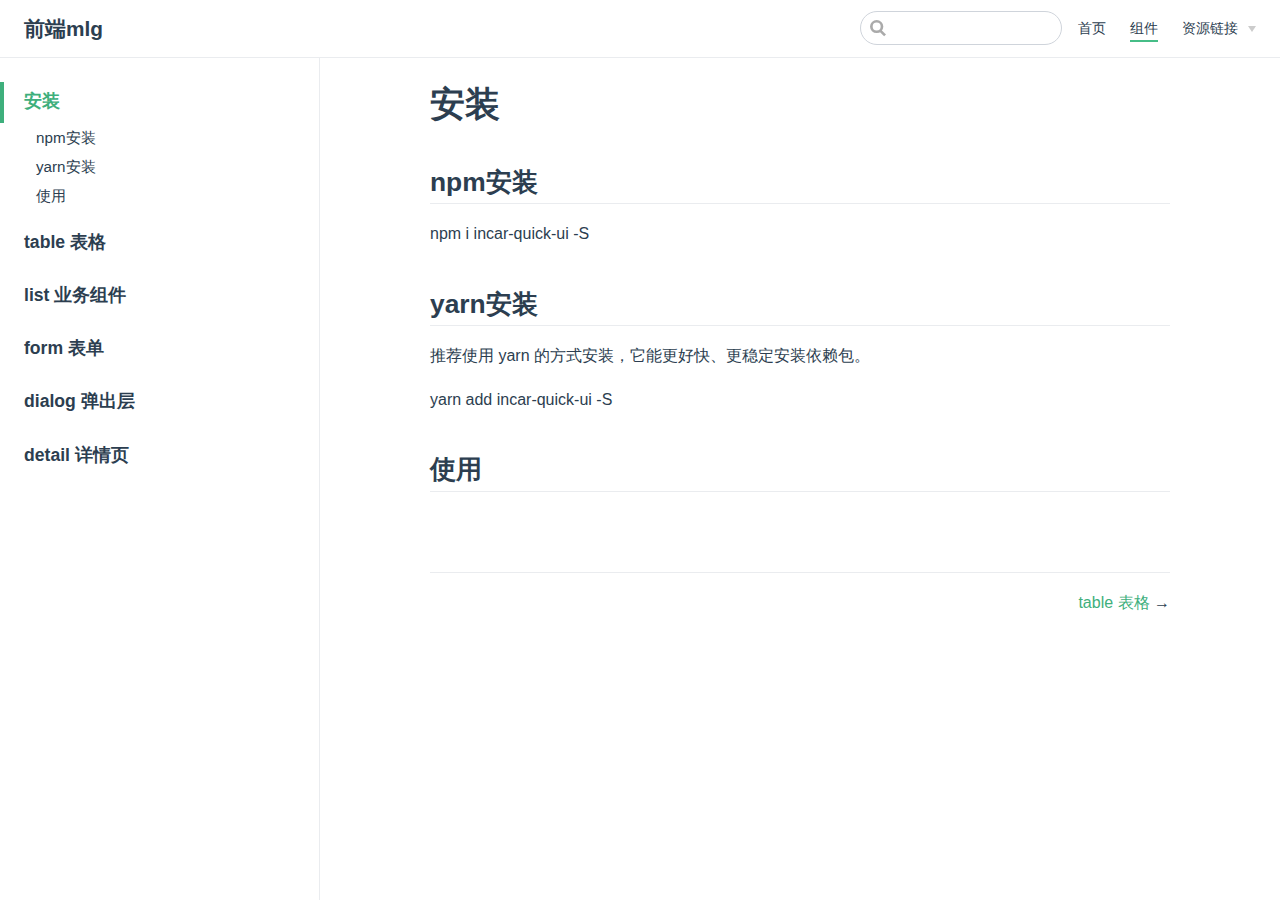
<file: comps/index.html>
<!DOCTYPE html>
<html lang="en-US">
  <head>
    <meta charset="utf-8">
    <meta name="viewport" content="width=device-width,initial-scale=1">
    <title>安装 | 前端mlg</title>
    <meta name="generator" content="VuePress 1.9.9">
    <link rel="icon" href="/favicon.ico">
    <meta name="description" content="前端技术知识点">
    
    <link rel="preload" href="/assets/css/0.styles.67c08e7f.css" as="style"><link rel="preload" href="/assets/js/app.b364a2f9.js" as="script"><link rel="preload" href="/assets/js/2.487b4d99.js" as="script"><link rel="preload" href="/assets/js/9.e28b7736.js" as="script"><link rel="prefetch" href="/assets/js/10.be456118.js"><link rel="prefetch" href="/assets/js/11.ca72be9d.js"><link rel="prefetch" href="/assets/js/12.83c7bac2.js"><link rel="prefetch" href="/assets/js/13.7ab801e8.js"><link rel="prefetch" href="/assets/js/14.f77dca07.js"><link rel="prefetch" href="/assets/js/3.214078fe.js"><link rel="prefetch" href="/assets/js/4.298058ea.js"><link rel="prefetch" href="/assets/js/5.9c701c38.js"><link rel="prefetch" href="/assets/js/6.94f35d6d.js"><link rel="prefetch" href="/assets/js/7.91a26545.js"><link rel="prefetch" href="/assets/js/8.85ac5431.js">
    <link rel="stylesheet" href="/assets/css/0.styles.67c08e7f.css">
  </head>
  <body>
    <div id="app" data-server-rendered="true"><div class="theme-container"><header class="navbar"><div class="sidebar-button"><svg xmlns="http://www.w3.org/2000/svg" aria-hidden="true" role="img" viewBox="0 0 448 512" class="icon"><path fill="currentColor" d="M436 124H12c-6.627 0-12-5.373-12-12V80c0-6.627 5.373-12 12-12h424c6.627 0 12 5.373 12 12v32c0 6.627-5.373 12-12 12zm0 160H12c-6.627 0-12-5.373-12-12v-32c0-6.627 5.373-12 12-12h424c6.627 0 12 5.373 12 12v32c0 6.627-5.373 12-12 12zm0 160H12c-6.627 0-12-5.373-12-12v-32c0-6.627 5.373-12 12-12h424c6.627 0 12 5.373 12 12v32c0 6.627-5.373 12-12 12z"></path></svg></div> <a href="/" class="home-link router-link-active"><!----> <span class="site-name">前端mlg</span></a> <div class="links"><div class="search-box"><input aria-label="Search" autocomplete="off" spellcheck="false" value=""> <!----></div> <nav class="nav-links can-hide"><div class="nav-item"><a href="/" class="nav-link">
  首页
</a></div><div class="nav-item"><a href="/comps/" aria-current="page" class="nav-link router-link-exact-active router-link-active">
  组件
</a></div><div class="nav-item"><div class="dropdown-wrapper"><button type="button" aria-label="资源链接" class="dropdown-title"><span class="title">资源链接</span> <span class="arrow down"></span></button> <button type="button" aria-label="资源链接" class="mobile-dropdown-title"><span class="title">资源链接</span> <span class="arrow right"></span></button> <ul class="nav-dropdown" style="display:none;"><li class="dropdown-item"><!----> <a href="https://github.com/OBKoro1" target="_blank" rel="noopener noreferrer" class="nav-link external">
  GitHub地址
  <span><svg xmlns="http://www.w3.org/2000/svg" aria-hidden="true" focusable="false" x="0px" y="0px" viewBox="0 0 100 100" width="15" height="15" class="icon outbound"><path fill="currentColor" d="M18.8,85.1h56l0,0c2.2,0,4-1.8,4-4v-32h-8v28h-48v-48h28v-8h-32l0,0c-2.2,0-4,1.8-4,4v56C14.8,83.3,16.6,85.1,18.8,85.1z"></path> <polygon fill="currentColor" points="45.7,48.7 51.3,54.3 77.2,28.5 77.2,37.2 85.2,37.2 85.2,14.9 62.8,14.9 62.8,22.9 71.5,22.9"></polygon></svg> <span class="sr-only">(opens new window)</span></span></a></li><li class="dropdown-item"><!----> <a href="https://github.com/OBKoro1/Brush_algorithm" target="_blank" rel="noopener noreferrer" class="nav-link external">
  算法仓库
  <span><svg xmlns="http://www.w3.org/2000/svg" aria-hidden="true" focusable="false" x="0px" y="0px" viewBox="0 0 100 100" width="15" height="15" class="icon outbound"><path fill="currentColor" d="M18.8,85.1h56l0,0c2.2,0,4-1.8,4-4v-32h-8v28h-48v-48h28v-8h-32l0,0c-2.2,0-4,1.8-4,4v56C14.8,83.3,16.6,85.1,18.8,85.1z"></path> <polygon fill="currentColor" points="45.7,48.7 51.3,54.3 77.2,28.5 77.2,37.2 85.2,37.2 85.2,14.9 62.8,14.9 62.8,22.9 71.5,22.9"></polygon></svg> <span class="sr-only">(opens new window)</span></span></a></li></ul></div></div> <!----></nav></div></header> <div class="sidebar-mask"></div> <aside class="sidebar"><nav class="nav-links"><div class="nav-item"><a href="/" class="nav-link">
  首页
</a></div><div class="nav-item"><a href="/comps/" aria-current="page" class="nav-link router-link-exact-active router-link-active">
  组件
</a></div><div class="nav-item"><div class="dropdown-wrapper"><button type="button" aria-label="资源链接" class="dropdown-title"><span class="title">资源链接</span> <span class="arrow down"></span></button> <button type="button" aria-label="资源链接" class="mobile-dropdown-title"><span class="title">资源链接</span> <span class="arrow right"></span></button> <ul class="nav-dropdown" style="display:none;"><li class="dropdown-item"><!----> <a href="https://github.com/OBKoro1" target="_blank" rel="noopener noreferrer" class="nav-link external">
  GitHub地址
  <span><svg xmlns="http://www.w3.org/2000/svg" aria-hidden="true" focusable="false" x="0px" y="0px" viewBox="0 0 100 100" width="15" height="15" class="icon outbound"><path fill="currentColor" d="M18.8,85.1h56l0,0c2.2,0,4-1.8,4-4v-32h-8v28h-48v-48h28v-8h-32l0,0c-2.2,0-4,1.8-4,4v56C14.8,83.3,16.6,85.1,18.8,85.1z"></path> <polygon fill="currentColor" points="45.7,48.7 51.3,54.3 77.2,28.5 77.2,37.2 85.2,37.2 85.2,14.9 62.8,14.9 62.8,22.9 71.5,22.9"></polygon></svg> <span class="sr-only">(opens new window)</span></span></a></li><li class="dropdown-item"><!----> <a href="https://github.com/OBKoro1/Brush_algorithm" target="_blank" rel="noopener noreferrer" class="nav-link external">
  算法仓库
  <span><svg xmlns="http://www.w3.org/2000/svg" aria-hidden="true" focusable="false" x="0px" y="0px" viewBox="0 0 100 100" width="15" height="15" class="icon outbound"><path fill="currentColor" d="M18.8,85.1h56l0,0c2.2,0,4-1.8,4-4v-32h-8v28h-48v-48h28v-8h-32l0,0c-2.2,0-4,1.8-4,4v56C14.8,83.3,16.6,85.1,18.8,85.1z"></path> <polygon fill="currentColor" points="45.7,48.7 51.3,54.3 77.2,28.5 77.2,37.2 85.2,37.2 85.2,14.9 62.8,14.9 62.8,22.9 71.5,22.9"></polygon></svg> <span class="sr-only">(opens new window)</span></span></a></li></ul></div></div> <!----></nav>  <ul class="sidebar-links"><li><a href="/comps/" aria-current="page" class="active sidebar-link">安装</a><ul class="sidebar-sub-headers"><li class="sidebar-sub-header"><a href="/comps/#npm安装" class="sidebar-link">npm安装</a></li><li class="sidebar-sub-header"><a href="/comps/#yarn安装" class="sidebar-link">yarn安装</a></li><li class="sidebar-sub-header"><a href="/comps/#使用" class="sidebar-link">使用</a></li></ul></li><li><a href="/comps/table.html" class="sidebar-link">table 表格</a></li><li><a href="/comps/list.html" class="sidebar-link">list 业务组件</a></li><li><a href="/comps/form.html" class="sidebar-link">form 表单</a></li><li><a href="/comps/dialog.html" class="sidebar-link">dialog 弹出层</a></li><li><a href="/comps/detail.html" class="sidebar-link">detail 详情页</a></li></ul> </aside> <main class="page"> <div class="theme-default-content content__default"><h1 id="安装"><a href="#安装" class="header-anchor">#</a> 安装</h1> <h2 id="npm安装"><a href="#npm安装" class="header-anchor">#</a> npm安装</h2> <p>npm i incar-quick-ui -S</p> <h2 id="yarn安装"><a href="#yarn安装" class="header-anchor">#</a> yarn安装</h2> <p>推荐使用 yarn 的方式安装，它能更好快、更稳定安装依赖包。</p> <p>yarn add incar-quick-ui -S</p> <h2 id="使用"><a href="#使用" class="header-anchor">#</a> 使用</h2></div> <footer class="page-edit"><!----> <!----></footer> <div class="page-nav"><p class="inner"><!----> <span class="next"><a href="/comps/table.html">
        table 表格
      </a>
      →
    </span></p></div> </main></div><div class="global-ui"></div></div>
    <script src="/assets/js/app.b364a2f9.js" defer></script><script src="/assets/js/2.487b4d99.js" defer></script><script src="/assets/js/9.e28b7736.js" defer></script>
  </body>
</html>
</file>
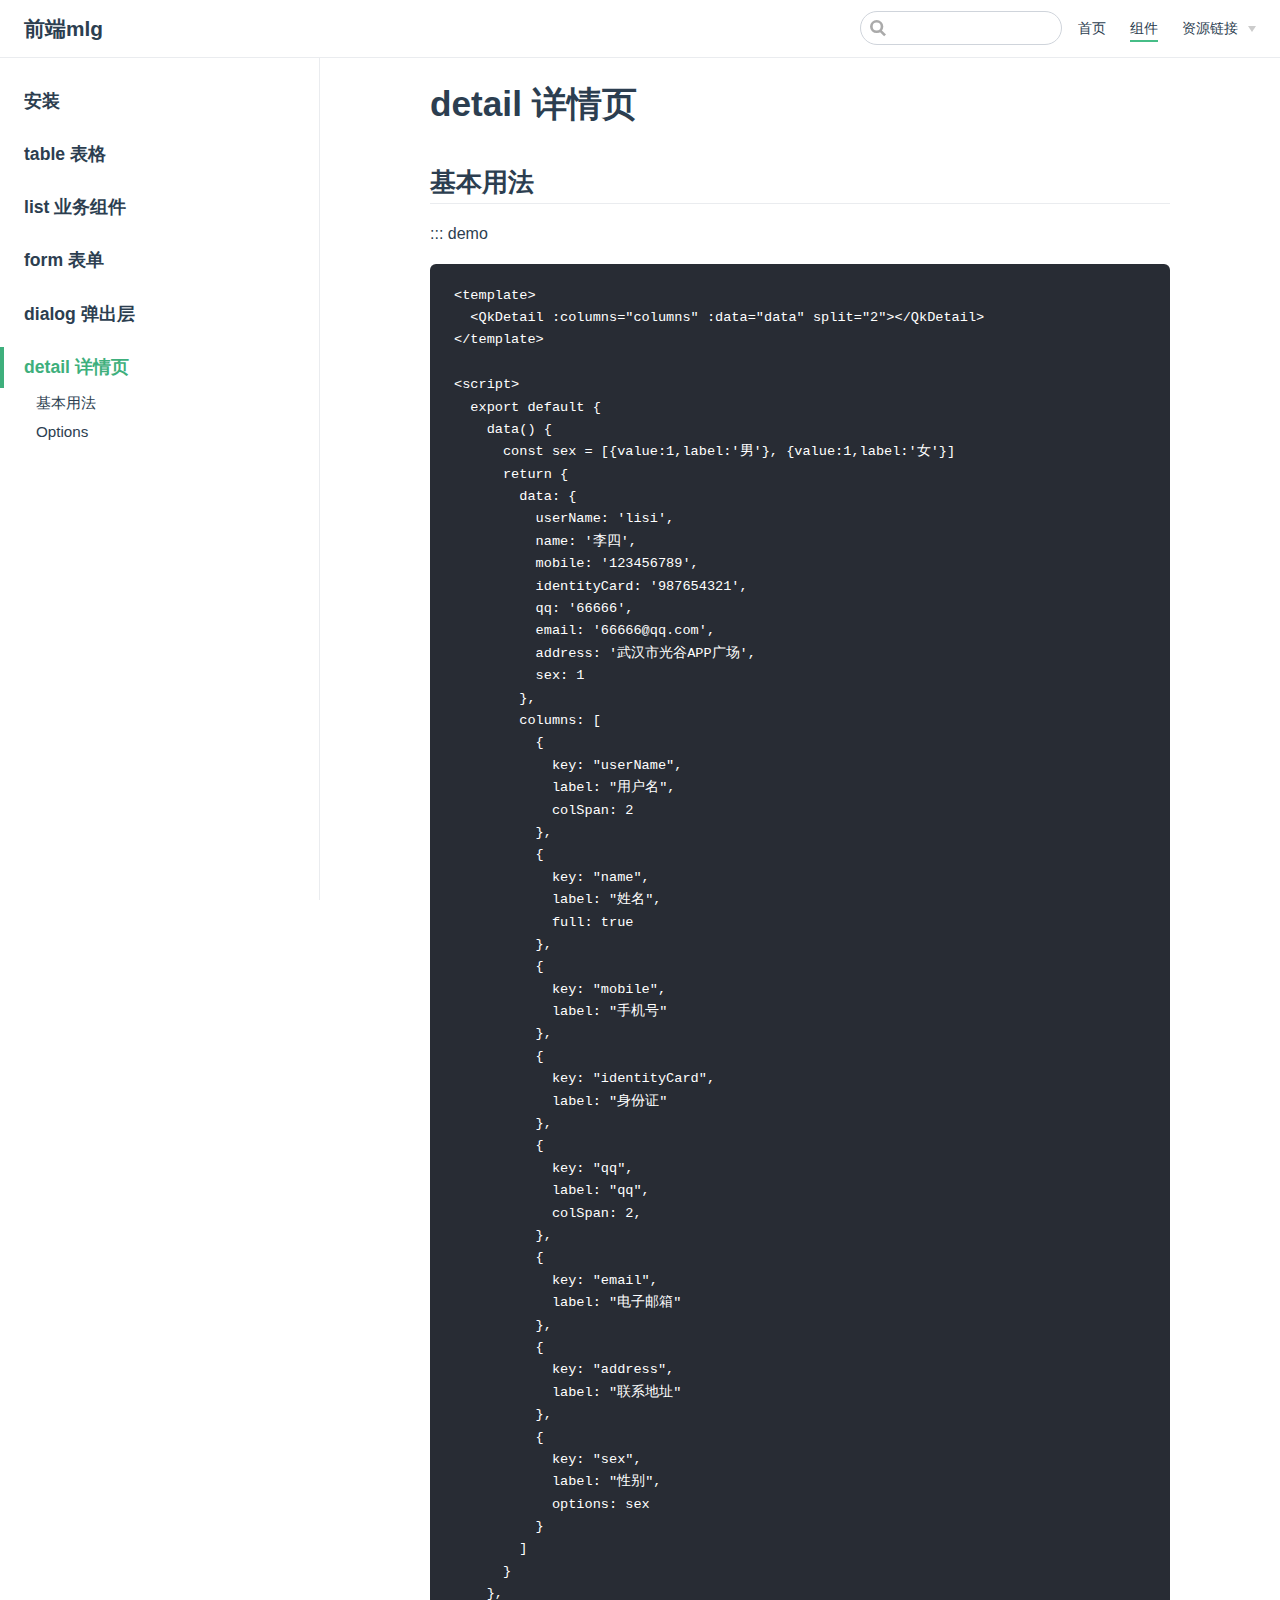
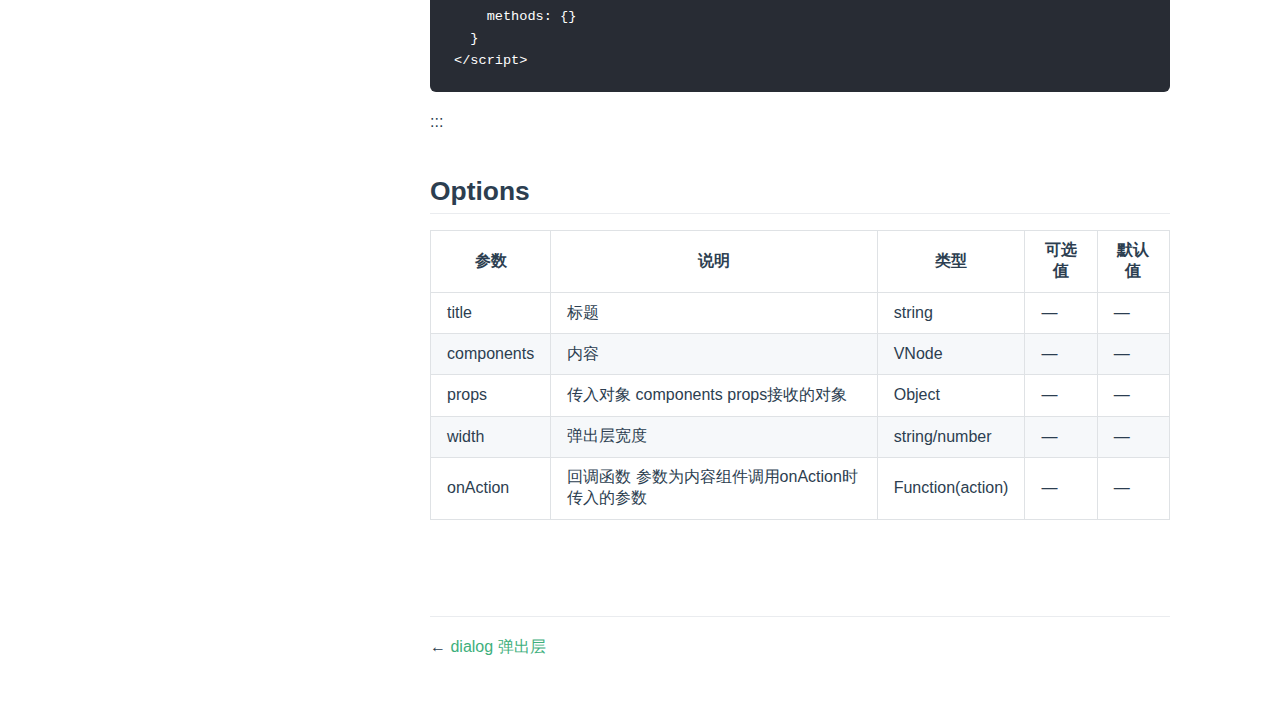
<file: comps/detail.html>
<!DOCTYPE html>
<html lang="en-US">
  <head>
    <meta charset="utf-8">
    <meta name="viewport" content="width=device-width,initial-scale=1">
    <title>detail 详情页 | 前端mlg</title>
    <meta name="generator" content="VuePress 1.9.9">
    <link rel="icon" href="/favicon.ico">
    <meta name="description" content="前端技术知识点">
    
    <link rel="preload" href="/assets/css/0.styles.67c08e7f.css" as="style"><link rel="preload" href="/assets/js/app.b364a2f9.js" as="script"><link rel="preload" href="/assets/js/2.487b4d99.js" as="script"><link rel="preload" href="/assets/js/10.be456118.js" as="script"><link rel="prefetch" href="/assets/js/11.ca72be9d.js"><link rel="prefetch" href="/assets/js/12.83c7bac2.js"><link rel="prefetch" href="/assets/js/13.7ab801e8.js"><link rel="prefetch" href="/assets/js/14.f77dca07.js"><link rel="prefetch" href="/assets/js/3.214078fe.js"><link rel="prefetch" href="/assets/js/4.298058ea.js"><link rel="prefetch" href="/assets/js/5.9c701c38.js"><link rel="prefetch" href="/assets/js/6.94f35d6d.js"><link rel="prefetch" href="/assets/js/7.91a26545.js"><link rel="prefetch" href="/assets/js/8.85ac5431.js"><link rel="prefetch" href="/assets/js/9.e28b7736.js">
    <link rel="stylesheet" href="/assets/css/0.styles.67c08e7f.css">
  </head>
  <body>
    <div id="app" data-server-rendered="true"><div class="theme-container"><header class="navbar"><div class="sidebar-button"><svg xmlns="http://www.w3.org/2000/svg" aria-hidden="true" role="img" viewBox="0 0 448 512" class="icon"><path fill="currentColor" d="M436 124H12c-6.627 0-12-5.373-12-12V80c0-6.627 5.373-12 12-12h424c6.627 0 12 5.373 12 12v32c0 6.627-5.373 12-12 12zm0 160H12c-6.627 0-12-5.373-12-12v-32c0-6.627 5.373-12 12-12h424c6.627 0 12 5.373 12 12v32c0 6.627-5.373 12-12 12zm0 160H12c-6.627 0-12-5.373-12-12v-32c0-6.627 5.373-12 12-12h424c6.627 0 12 5.373 12 12v32c0 6.627-5.373 12-12 12z"></path></svg></div> <a href="/" class="home-link router-link-active"><!----> <span class="site-name">前端mlg</span></a> <div class="links"><div class="search-box"><input aria-label="Search" autocomplete="off" spellcheck="false" value=""> <!----></div> <nav class="nav-links can-hide"><div class="nav-item"><a href="/" class="nav-link">
  首页
</a></div><div class="nav-item"><a href="/comps/" class="nav-link router-link-active">
  组件
</a></div><div class="nav-item"><div class="dropdown-wrapper"><button type="button" aria-label="资源链接" class="dropdown-title"><span class="title">资源链接</span> <span class="arrow down"></span></button> <button type="button" aria-label="资源链接" class="mobile-dropdown-title"><span class="title">资源链接</span> <span class="arrow right"></span></button> <ul class="nav-dropdown" style="display:none;"><li class="dropdown-item"><!----> <a href="https://github.com/OBKoro1" target="_blank" rel="noopener noreferrer" class="nav-link external">
  GitHub地址
  <span><svg xmlns="http://www.w3.org/2000/svg" aria-hidden="true" focusable="false" x="0px" y="0px" viewBox="0 0 100 100" width="15" height="15" class="icon outbound"><path fill="currentColor" d="M18.8,85.1h56l0,0c2.2,0,4-1.8,4-4v-32h-8v28h-48v-48h28v-8h-32l0,0c-2.2,0-4,1.8-4,4v56C14.8,83.3,16.6,85.1,18.8,85.1z"></path> <polygon fill="currentColor" points="45.7,48.7 51.3,54.3 77.2,28.5 77.2,37.2 85.2,37.2 85.2,14.9 62.8,14.9 62.8,22.9 71.5,22.9"></polygon></svg> <span class="sr-only">(opens new window)</span></span></a></li><li class="dropdown-item"><!----> <a href="https://github.com/OBKoro1/Brush_algorithm" target="_blank" rel="noopener noreferrer" class="nav-link external">
  算法仓库
  <span><svg xmlns="http://www.w3.org/2000/svg" aria-hidden="true" focusable="false" x="0px" y="0px" viewBox="0 0 100 100" width="15" height="15" class="icon outbound"><path fill="currentColor" d="M18.8,85.1h56l0,0c2.2,0,4-1.8,4-4v-32h-8v28h-48v-48h28v-8h-32l0,0c-2.2,0-4,1.8-4,4v56C14.8,83.3,16.6,85.1,18.8,85.1z"></path> <polygon fill="currentColor" points="45.7,48.7 51.3,54.3 77.2,28.5 77.2,37.2 85.2,37.2 85.2,14.9 62.8,14.9 62.8,22.9 71.5,22.9"></polygon></svg> <span class="sr-only">(opens new window)</span></span></a></li></ul></div></div> <!----></nav></div></header> <div class="sidebar-mask"></div> <aside class="sidebar"><nav class="nav-links"><div class="nav-item"><a href="/" class="nav-link">
  首页
</a></div><div class="nav-item"><a href="/comps/" class="nav-link router-link-active">
  组件
</a></div><div class="nav-item"><div class="dropdown-wrapper"><button type="button" aria-label="资源链接" class="dropdown-title"><span class="title">资源链接</span> <span class="arrow down"></span></button> <button type="button" aria-label="资源链接" class="mobile-dropdown-title"><span class="title">资源链接</span> <span class="arrow right"></span></button> <ul class="nav-dropdown" style="display:none;"><li class="dropdown-item"><!----> <a href="https://github.com/OBKoro1" target="_blank" rel="noopener noreferrer" class="nav-link external">
  GitHub地址
  <span><svg xmlns="http://www.w3.org/2000/svg" aria-hidden="true" focusable="false" x="0px" y="0px" viewBox="0 0 100 100" width="15" height="15" class="icon outbound"><path fill="currentColor" d="M18.8,85.1h56l0,0c2.2,0,4-1.8,4-4v-32h-8v28h-48v-48h28v-8h-32l0,0c-2.2,0-4,1.8-4,4v56C14.8,83.3,16.6,85.1,18.8,85.1z"></path> <polygon fill="currentColor" points="45.7,48.7 51.3,54.3 77.2,28.5 77.2,37.2 85.2,37.2 85.2,14.9 62.8,14.9 62.8,22.9 71.5,22.9"></polygon></svg> <span class="sr-only">(opens new window)</span></span></a></li><li class="dropdown-item"><!----> <a href="https://github.com/OBKoro1/Brush_algorithm" target="_blank" rel="noopener noreferrer" class="nav-link external">
  算法仓库
  <span><svg xmlns="http://www.w3.org/2000/svg" aria-hidden="true" focusable="false" x="0px" y="0px" viewBox="0 0 100 100" width="15" height="15" class="icon outbound"><path fill="currentColor" d="M18.8,85.1h56l0,0c2.2,0,4-1.8,4-4v-32h-8v28h-48v-48h28v-8h-32l0,0c-2.2,0-4,1.8-4,4v56C14.8,83.3,16.6,85.1,18.8,85.1z"></path> <polygon fill="currentColor" points="45.7,48.7 51.3,54.3 77.2,28.5 77.2,37.2 85.2,37.2 85.2,14.9 62.8,14.9 62.8,22.9 71.5,22.9"></polygon></svg> <span class="sr-only">(opens new window)</span></span></a></li></ul></div></div> <!----></nav>  <ul class="sidebar-links"><li><a href="/comps/" aria-current="page" class="sidebar-link">安装</a></li><li><a href="/comps/table.html" class="sidebar-link">table 表格</a></li><li><a href="/comps/list.html" class="sidebar-link">list 业务组件</a></li><li><a href="/comps/form.html" class="sidebar-link">form 表单</a></li><li><a href="/comps/dialog.html" class="sidebar-link">dialog 弹出层</a></li><li><a href="/comps/detail.html" aria-current="page" class="active sidebar-link">detail 详情页</a><ul class="sidebar-sub-headers"><li class="sidebar-sub-header"><a href="/comps/detail.html#基本用法" class="sidebar-link">基本用法</a></li><li class="sidebar-sub-header"><a href="/comps/detail.html#options" class="sidebar-link">Options</a></li></ul></li></ul> </aside> <main class="page"> <div class="theme-default-content content__default"><h1 id="detail-详情页"><a href="#detail-详情页" class="header-anchor">#</a> detail 详情页</h1> <h2 id="基本用法"><a href="#基本用法" class="header-anchor">#</a> 基本用法</h2> <p>::: demo</p> <div class="language- extra-class"><pre class="language-text"><code>&lt;template&gt;
  &lt;QkDetail :columns=&quot;columns&quot; :data=&quot;data&quot; split=&quot;2&quot;&gt;&lt;/QkDetail&gt;
&lt;/template&gt;

&lt;script&gt;
  export default {
    data() {
      const sex = [{value:1,label:'男'}, {value:1,label:'女'}]
      return {
        data: {
          userName: 'lisi',
          name: '李四',
          mobile: '123456789',
          identityCard: '987654321',
          qq: '66666',
          email: '66666@qq.com',
          address: '武汉市光谷APP广场',
          sex: 1
        },
        columns: [
          {
            key: &quot;userName&quot;,
            label: &quot;用户名&quot;,
            colSpan: 2
          },
          {
            key: &quot;name&quot;,
            label: &quot;姓名&quot;,
            full: true
          },
          {
            key: &quot;mobile&quot;,
            label: &quot;手机号&quot;
          },
          {
            key: &quot;identityCard&quot;,
            label: &quot;身份证&quot;
          },
          {
            key: &quot;qq&quot;,
            label: &quot;qq&quot;,
            colSpan: 2,
          },
          {
            key: &quot;email&quot;,
            label: &quot;电子邮箱&quot;
          },
          {
            key: &quot;address&quot;,
            label: &quot;联系地址&quot;
          },
          {
            key: &quot;sex&quot;,
            label: &quot;性别&quot;,
            options: sex
          }
        ]
      }
    },
    methods: {}
  }
&lt;/script&gt;
</code></pre></div><p>:::</p> <h2 id="options"><a href="#options" class="header-anchor">#</a> Options</h2> <table class="options-table"><thead><tr><th>参数</th> <th>说明</th> <th>类型</th> <th>可选值</th> <th>默认值</th></tr></thead> <tbody><tr><td>title</td> <td>标题</td> <td>string</td> <td>—</td> <td>—</td></tr> <tr><td>components</td> <td>内容</td> <td>VNode</td> <td>—</td> <td>—</td></tr> <tr><td>props</td> <td>传入对象 components props接收的对象</td> <td>Object</td> <td>—</td> <td>—</td></tr> <tr><td>width</td> <td>弹出层宽度</td> <td>string/number</td> <td>—</td> <td>—</td></tr> <tr><td>onAction</td> <td>回调函数 参数为内容组件调用onAction时传入的参数</td> <td>Function(action)</td> <td>—</td> <td>—</td></tr></tbody></table></div> <footer class="page-edit"><!----> <!----></footer> <div class="page-nav"><p class="inner"><span class="prev">
      ←
      <a href="/comps/dialog.html" class="prev">
        dialog 弹出层
      </a></span> <!----></p></div> </main></div><div class="global-ui"></div></div>
    <script src="/assets/js/app.b364a2f9.js" defer></script><script src="/assets/js/2.487b4d99.js" defer></script><script src="/assets/js/10.be456118.js" defer></script>
  </body>
</html>
</file>
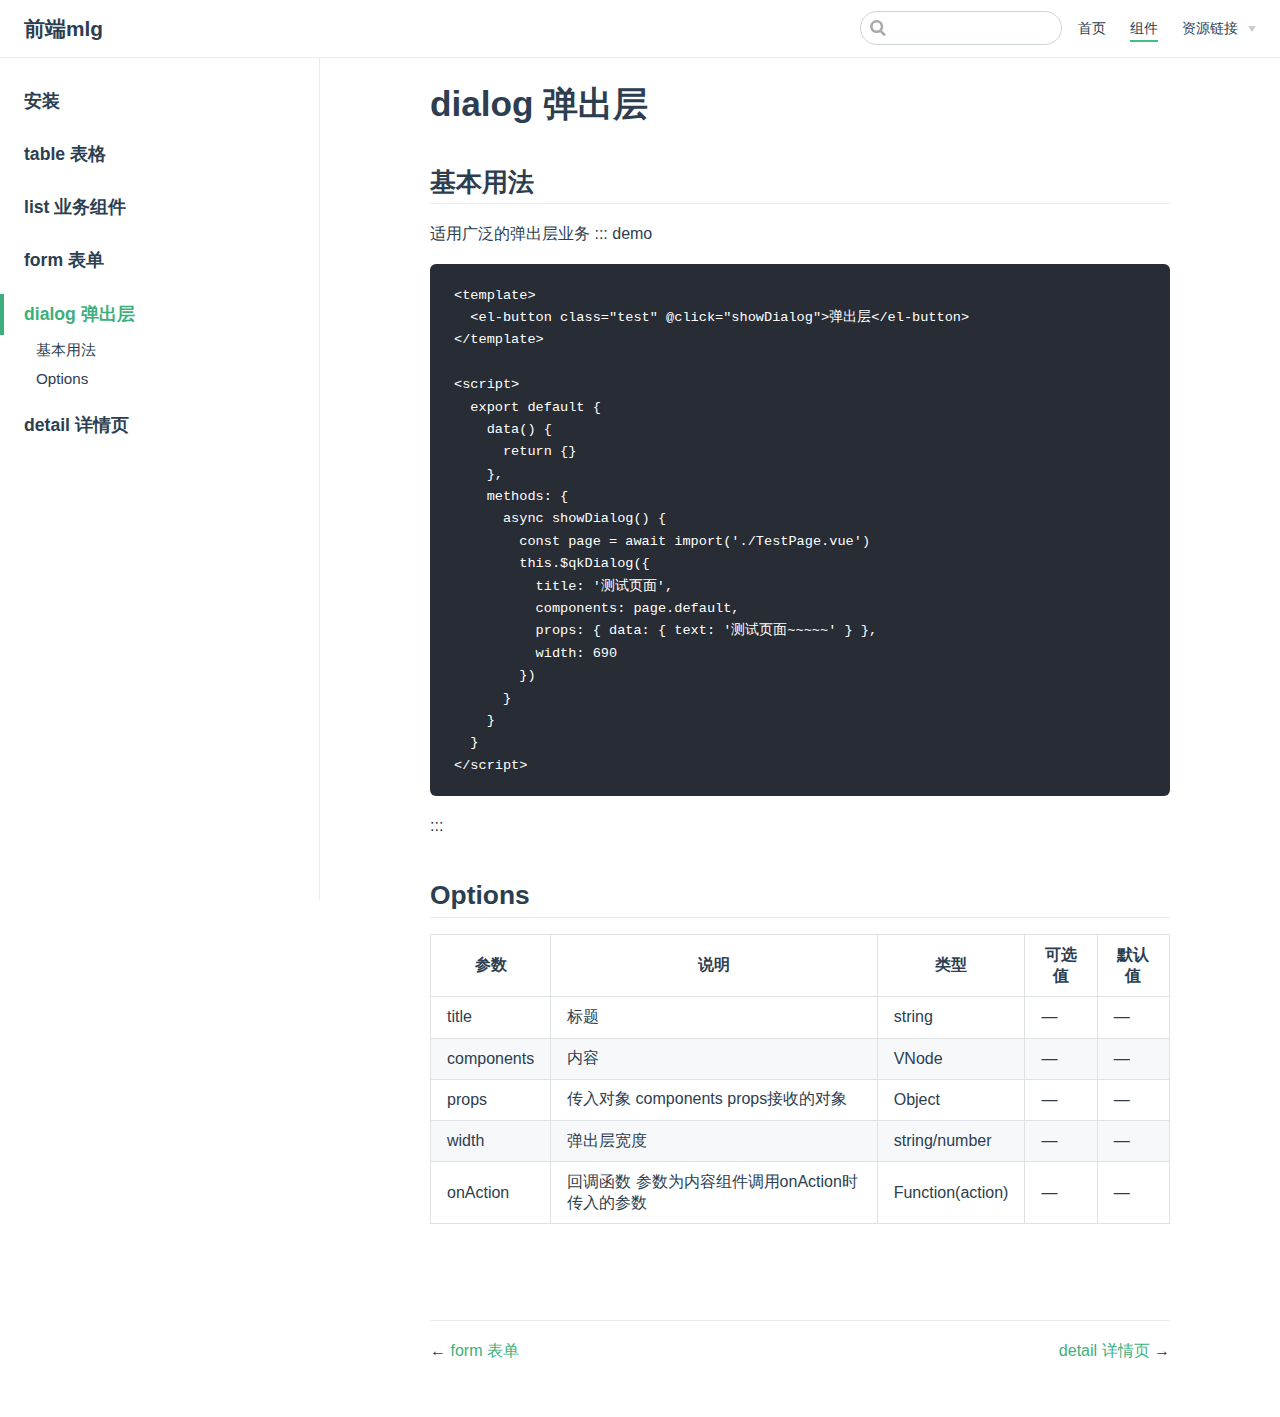
<file: comps/dialog.html>
<!DOCTYPE html>
<html lang="en-US">
  <head>
    <meta charset="utf-8">
    <meta name="viewport" content="width=device-width,initial-scale=1">
    <title>dialog 弹出层 | 前端mlg</title>
    <meta name="generator" content="VuePress 1.9.9">
    <link rel="icon" href="/favicon.ico">
    <meta name="description" content="前端技术知识点">
    
    <link rel="preload" href="/assets/css/0.styles.67c08e7f.css" as="style"><link rel="preload" href="/assets/js/app.b364a2f9.js" as="script"><link rel="preload" href="/assets/js/2.487b4d99.js" as="script"><link rel="preload" href="/assets/js/11.ca72be9d.js" as="script"><link rel="prefetch" href="/assets/js/10.be456118.js"><link rel="prefetch" href="/assets/js/12.83c7bac2.js"><link rel="prefetch" href="/assets/js/13.7ab801e8.js"><link rel="prefetch" href="/assets/js/14.f77dca07.js"><link rel="prefetch" href="/assets/js/3.214078fe.js"><link rel="prefetch" href="/assets/js/4.298058ea.js"><link rel="prefetch" href="/assets/js/5.9c701c38.js"><link rel="prefetch" href="/assets/js/6.94f35d6d.js"><link rel="prefetch" href="/assets/js/7.91a26545.js"><link rel="prefetch" href="/assets/js/8.85ac5431.js"><link rel="prefetch" href="/assets/js/9.e28b7736.js">
    <link rel="stylesheet" href="/assets/css/0.styles.67c08e7f.css">
  </head>
  <body>
    <div id="app" data-server-rendered="true"><div class="theme-container"><header class="navbar"><div class="sidebar-button"><svg xmlns="http://www.w3.org/2000/svg" aria-hidden="true" role="img" viewBox="0 0 448 512" class="icon"><path fill="currentColor" d="M436 124H12c-6.627 0-12-5.373-12-12V80c0-6.627 5.373-12 12-12h424c6.627 0 12 5.373 12 12v32c0 6.627-5.373 12-12 12zm0 160H12c-6.627 0-12-5.373-12-12v-32c0-6.627 5.373-12 12-12h424c6.627 0 12 5.373 12 12v32c0 6.627-5.373 12-12 12zm0 160H12c-6.627 0-12-5.373-12-12v-32c0-6.627 5.373-12 12-12h424c6.627 0 12 5.373 12 12v32c0 6.627-5.373 12-12 12z"></path></svg></div> <a href="/" class="home-link router-link-active"><!----> <span class="site-name">前端mlg</span></a> <div class="links"><div class="search-box"><input aria-label="Search" autocomplete="off" spellcheck="false" value=""> <!----></div> <nav class="nav-links can-hide"><div class="nav-item"><a href="/" class="nav-link">
  首页
</a></div><div class="nav-item"><a href="/comps/" class="nav-link router-link-active">
  组件
</a></div><div class="nav-item"><div class="dropdown-wrapper"><button type="button" aria-label="资源链接" class="dropdown-title"><span class="title">资源链接</span> <span class="arrow down"></span></button> <button type="button" aria-label="资源链接" class="mobile-dropdown-title"><span class="title">资源链接</span> <span class="arrow right"></span></button> <ul class="nav-dropdown" style="display:none;"><li class="dropdown-item"><!----> <a href="https://github.com/OBKoro1" target="_blank" rel="noopener noreferrer" class="nav-link external">
  GitHub地址
  <span><svg xmlns="http://www.w3.org/2000/svg" aria-hidden="true" focusable="false" x="0px" y="0px" viewBox="0 0 100 100" width="15" height="15" class="icon outbound"><path fill="currentColor" d="M18.8,85.1h56l0,0c2.2,0,4-1.8,4-4v-32h-8v28h-48v-48h28v-8h-32l0,0c-2.2,0-4,1.8-4,4v56C14.8,83.3,16.6,85.1,18.8,85.1z"></path> <polygon fill="currentColor" points="45.7,48.7 51.3,54.3 77.2,28.5 77.2,37.2 85.2,37.2 85.2,14.9 62.8,14.9 62.8,22.9 71.5,22.9"></polygon></svg> <span class="sr-only">(opens new window)</span></span></a></li><li class="dropdown-item"><!----> <a href="https://github.com/OBKoro1/Brush_algorithm" target="_blank" rel="noopener noreferrer" class="nav-link external">
  算法仓库
  <span><svg xmlns="http://www.w3.org/2000/svg" aria-hidden="true" focusable="false" x="0px" y="0px" viewBox="0 0 100 100" width="15" height="15" class="icon outbound"><path fill="currentColor" d="M18.8,85.1h56l0,0c2.2,0,4-1.8,4-4v-32h-8v28h-48v-48h28v-8h-32l0,0c-2.2,0-4,1.8-4,4v56C14.8,83.3,16.6,85.1,18.8,85.1z"></path> <polygon fill="currentColor" points="45.7,48.7 51.3,54.3 77.2,28.5 77.2,37.2 85.2,37.2 85.2,14.9 62.8,14.9 62.8,22.9 71.5,22.9"></polygon></svg> <span class="sr-only">(opens new window)</span></span></a></li></ul></div></div> <!----></nav></div></header> <div class="sidebar-mask"></div> <aside class="sidebar"><nav class="nav-links"><div class="nav-item"><a href="/" class="nav-link">
  首页
</a></div><div class="nav-item"><a href="/comps/" class="nav-link router-link-active">
  组件
</a></div><div class="nav-item"><div class="dropdown-wrapper"><button type="button" aria-label="资源链接" class="dropdown-title"><span class="title">资源链接</span> <span class="arrow down"></span></button> <button type="button" aria-label="资源链接" class="mobile-dropdown-title"><span class="title">资源链接</span> <span class="arrow right"></span></button> <ul class="nav-dropdown" style="display:none;"><li class="dropdown-item"><!----> <a href="https://github.com/OBKoro1" target="_blank" rel="noopener noreferrer" class="nav-link external">
  GitHub地址
  <span><svg xmlns="http://www.w3.org/2000/svg" aria-hidden="true" focusable="false" x="0px" y="0px" viewBox="0 0 100 100" width="15" height="15" class="icon outbound"><path fill="currentColor" d="M18.8,85.1h56l0,0c2.2,0,4-1.8,4-4v-32h-8v28h-48v-48h28v-8h-32l0,0c-2.2,0-4,1.8-4,4v56C14.8,83.3,16.6,85.1,18.8,85.1z"></path> <polygon fill="currentColor" points="45.7,48.7 51.3,54.3 77.2,28.5 77.2,37.2 85.2,37.2 85.2,14.9 62.8,14.9 62.8,22.9 71.5,22.9"></polygon></svg> <span class="sr-only">(opens new window)</span></span></a></li><li class="dropdown-item"><!----> <a href="https://github.com/OBKoro1/Brush_algorithm" target="_blank" rel="noopener noreferrer" class="nav-link external">
  算法仓库
  <span><svg xmlns="http://www.w3.org/2000/svg" aria-hidden="true" focusable="false" x="0px" y="0px" viewBox="0 0 100 100" width="15" height="15" class="icon outbound"><path fill="currentColor" d="M18.8,85.1h56l0,0c2.2,0,4-1.8,4-4v-32h-8v28h-48v-48h28v-8h-32l0,0c-2.2,0-4,1.8-4,4v56C14.8,83.3,16.6,85.1,18.8,85.1z"></path> <polygon fill="currentColor" points="45.7,48.7 51.3,54.3 77.2,28.5 77.2,37.2 85.2,37.2 85.2,14.9 62.8,14.9 62.8,22.9 71.5,22.9"></polygon></svg> <span class="sr-only">(opens new window)</span></span></a></li></ul></div></div> <!----></nav>  <ul class="sidebar-links"><li><a href="/comps/" aria-current="page" class="sidebar-link">安装</a></li><li><a href="/comps/table.html" class="sidebar-link">table 表格</a></li><li><a href="/comps/list.html" class="sidebar-link">list 业务组件</a></li><li><a href="/comps/form.html" class="sidebar-link">form 表单</a></li><li><a href="/comps/dialog.html" aria-current="page" class="active sidebar-link">dialog 弹出层</a><ul class="sidebar-sub-headers"><li class="sidebar-sub-header"><a href="/comps/dialog.html#基本用法" class="sidebar-link">基本用法</a></li><li class="sidebar-sub-header"><a href="/comps/dialog.html#options" class="sidebar-link">Options</a></li></ul></li><li><a href="/comps/detail.html" class="sidebar-link">detail 详情页</a></li></ul> </aside> <main class="page"> <div class="theme-default-content content__default"><h1 id="dialog-弹出层"><a href="#dialog-弹出层" class="header-anchor">#</a> dialog 弹出层</h1> <h2 id="基本用法"><a href="#基本用法" class="header-anchor">#</a> 基本用法</h2> <p>适用广泛的弹出层业务
::: demo</p> <div class="language- extra-class"><pre class="language-text"><code>&lt;template&gt;
  &lt;el-button class=&quot;test&quot; @click=&quot;showDialog&quot;&gt;弹出层&lt;/el-button&gt;
&lt;/template&gt;

&lt;script&gt;
  export default {
    data() {
      return {}
    },
    methods: {
      async showDialog() {
        const page = await import('./TestPage.vue')
        this.$qkDialog({
          title: '测试页面',
          components: page.default,
          props: { data: { text: '测试页面~~~~~' } },
          width: 690
        })
      }
    }
  }
&lt;/script&gt;
</code></pre></div><p>:::</p> <h2 id="options"><a href="#options" class="header-anchor">#</a> Options</h2> <table class="options-table"><thead><tr><th>参数</th> <th>说明</th> <th>类型</th> <th>可选值</th> <th>默认值</th></tr></thead> <tbody><tr><td>title</td> <td>标题</td> <td>string</td> <td>—</td> <td>—</td></tr> <tr><td>components</td> <td>内容</td> <td>VNode</td> <td>—</td> <td>—</td></tr> <tr><td>props</td> <td>传入对象 components props接收的对象</td> <td>Object</td> <td>—</td> <td>—</td></tr> <tr><td>width</td> <td>弹出层宽度</td> <td>string/number</td> <td>—</td> <td>—</td></tr> <tr><td>onAction</td> <td>回调函数 参数为内容组件调用onAction时传入的参数</td> <td>Function(action)</td> <td>—</td> <td>—</td></tr></tbody></table></div> <footer class="page-edit"><!----> <!----></footer> <div class="page-nav"><p class="inner"><span class="prev">
      ←
      <a href="/comps/form.html" class="prev">
        form 表单
      </a></span> <span class="next"><a href="/comps/detail.html">
        detail 详情页
      </a>
      →
    </span></p></div> </main></div><div class="global-ui"></div></div>
    <script src="/assets/js/app.b364a2f9.js" defer></script><script src="/assets/js/2.487b4d99.js" defer></script><script src="/assets/js/11.ca72be9d.js" defer></script>
  </body>
</html>
</file>
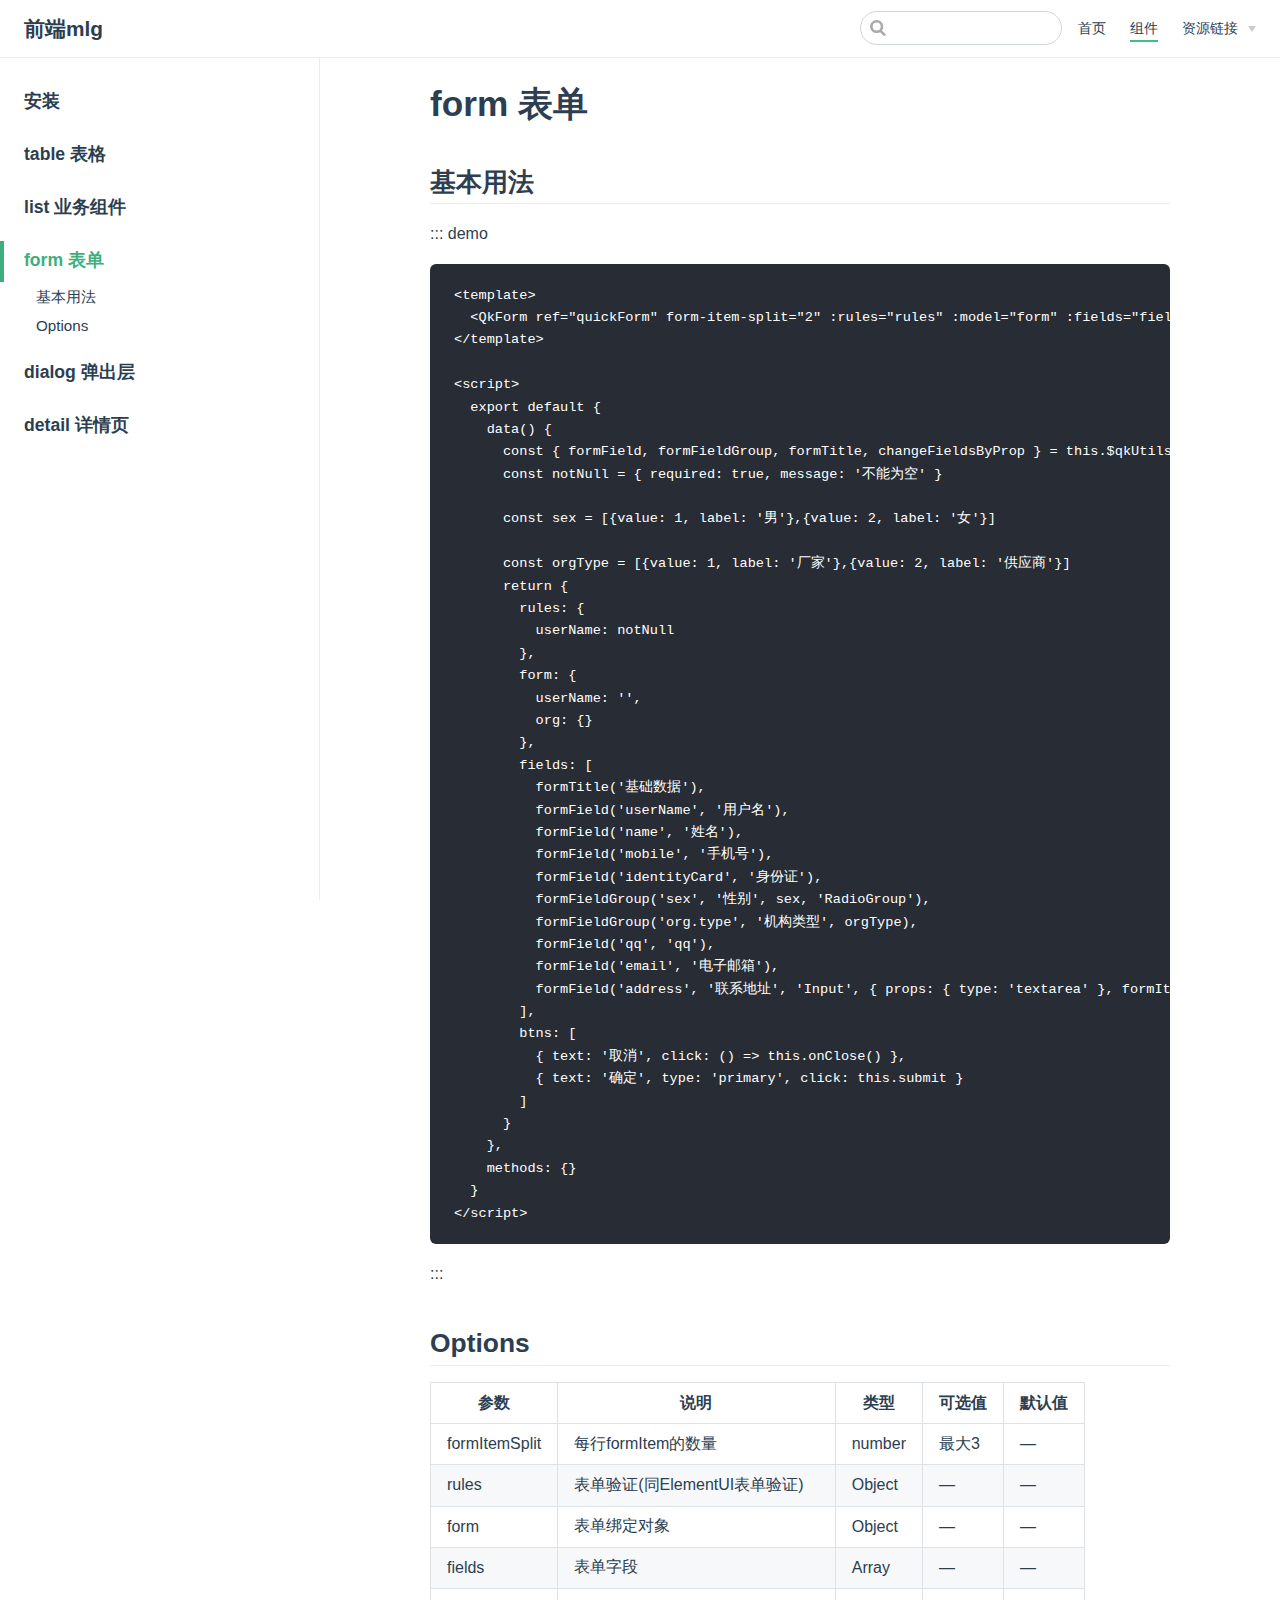
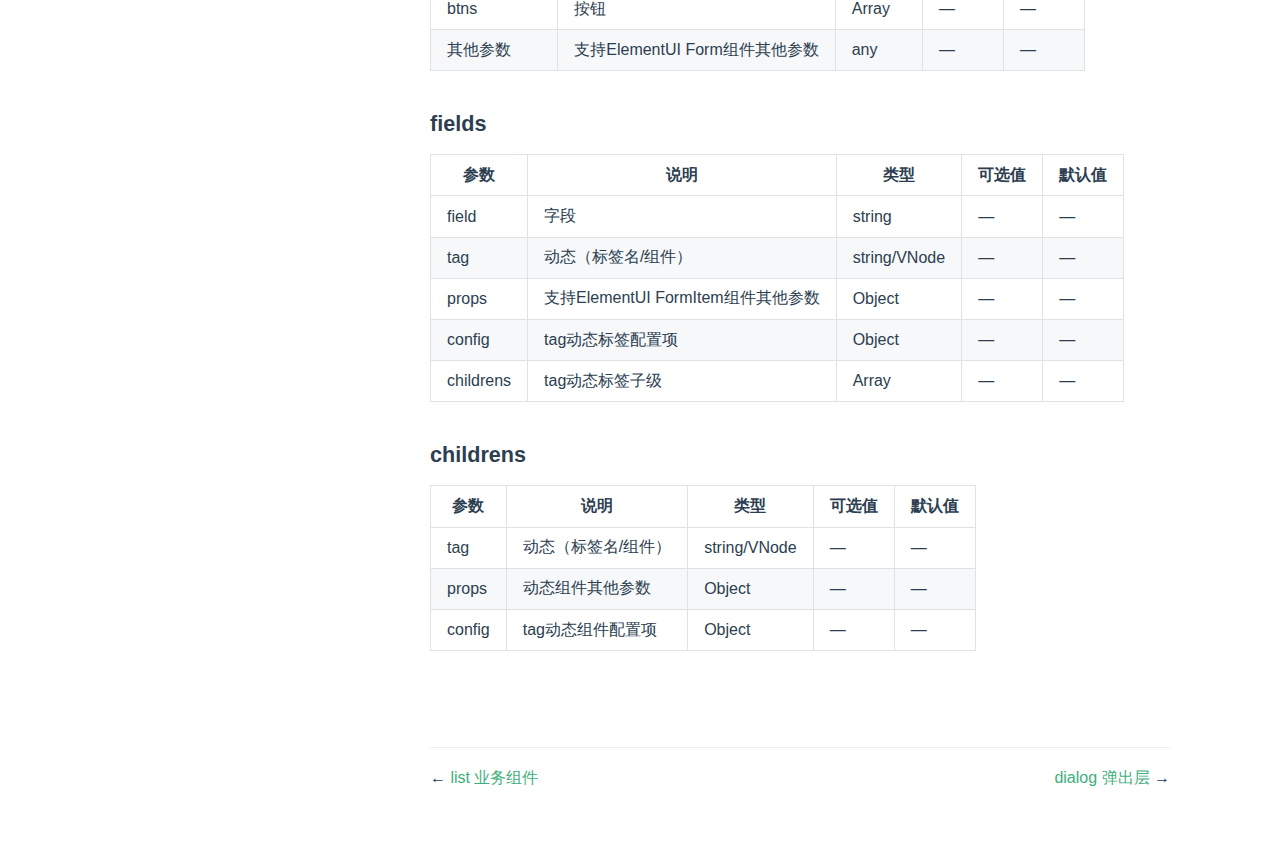
<file: comps/form.html>
<!DOCTYPE html>
<html lang="en-US">
  <head>
    <meta charset="utf-8">
    <meta name="viewport" content="width=device-width,initial-scale=1">
    <title>form 表单 | 前端mlg</title>
    <meta name="generator" content="VuePress 1.9.9">
    <link rel="icon" href="/favicon.ico">
    <meta name="description" content="前端技术知识点">
    
    <link rel="preload" href="/assets/css/0.styles.67c08e7f.css" as="style"><link rel="preload" href="/assets/js/app.b364a2f9.js" as="script"><link rel="preload" href="/assets/js/2.487b4d99.js" as="script"><link rel="preload" href="/assets/js/12.83c7bac2.js" as="script"><link rel="prefetch" href="/assets/js/10.be456118.js"><link rel="prefetch" href="/assets/js/11.ca72be9d.js"><link rel="prefetch" href="/assets/js/13.7ab801e8.js"><link rel="prefetch" href="/assets/js/14.f77dca07.js"><link rel="prefetch" href="/assets/js/3.214078fe.js"><link rel="prefetch" href="/assets/js/4.298058ea.js"><link rel="prefetch" href="/assets/js/5.9c701c38.js"><link rel="prefetch" href="/assets/js/6.94f35d6d.js"><link rel="prefetch" href="/assets/js/7.91a26545.js"><link rel="prefetch" href="/assets/js/8.85ac5431.js"><link rel="prefetch" href="/assets/js/9.e28b7736.js">
    <link rel="stylesheet" href="/assets/css/0.styles.67c08e7f.css">
  </head>
  <body>
    <div id="app" data-server-rendered="true"><div class="theme-container"><header class="navbar"><div class="sidebar-button"><svg xmlns="http://www.w3.org/2000/svg" aria-hidden="true" role="img" viewBox="0 0 448 512" class="icon"><path fill="currentColor" d="M436 124H12c-6.627 0-12-5.373-12-12V80c0-6.627 5.373-12 12-12h424c6.627 0 12 5.373 12 12v32c0 6.627-5.373 12-12 12zm0 160H12c-6.627 0-12-5.373-12-12v-32c0-6.627 5.373-12 12-12h424c6.627 0 12 5.373 12 12v32c0 6.627-5.373 12-12 12zm0 160H12c-6.627 0-12-5.373-12-12v-32c0-6.627 5.373-12 12-12h424c6.627 0 12 5.373 12 12v32c0 6.627-5.373 12-12 12z"></path></svg></div> <a href="/" class="home-link router-link-active"><!----> <span class="site-name">前端mlg</span></a> <div class="links"><div class="search-box"><input aria-label="Search" autocomplete="off" spellcheck="false" value=""> <!----></div> <nav class="nav-links can-hide"><div class="nav-item"><a href="/" class="nav-link">
  首页
</a></div><div class="nav-item"><a href="/comps/" class="nav-link router-link-active">
  组件
</a></div><div class="nav-item"><div class="dropdown-wrapper"><button type="button" aria-label="资源链接" class="dropdown-title"><span class="title">资源链接</span> <span class="arrow down"></span></button> <button type="button" aria-label="资源链接" class="mobile-dropdown-title"><span class="title">资源链接</span> <span class="arrow right"></span></button> <ul class="nav-dropdown" style="display:none;"><li class="dropdown-item"><!----> <a href="https://github.com/OBKoro1" target="_blank" rel="noopener noreferrer" class="nav-link external">
  GitHub地址
  <span><svg xmlns="http://www.w3.org/2000/svg" aria-hidden="true" focusable="false" x="0px" y="0px" viewBox="0 0 100 100" width="15" height="15" class="icon outbound"><path fill="currentColor" d="M18.8,85.1h56l0,0c2.2,0,4-1.8,4-4v-32h-8v28h-48v-48h28v-8h-32l0,0c-2.2,0-4,1.8-4,4v56C14.8,83.3,16.6,85.1,18.8,85.1z"></path> <polygon fill="currentColor" points="45.7,48.7 51.3,54.3 77.2,28.5 77.2,37.2 85.2,37.2 85.2,14.9 62.8,14.9 62.8,22.9 71.5,22.9"></polygon></svg> <span class="sr-only">(opens new window)</span></span></a></li><li class="dropdown-item"><!----> <a href="https://github.com/OBKoro1/Brush_algorithm" target="_blank" rel="noopener noreferrer" class="nav-link external">
  算法仓库
  <span><svg xmlns="http://www.w3.org/2000/svg" aria-hidden="true" focusable="false" x="0px" y="0px" viewBox="0 0 100 100" width="15" height="15" class="icon outbound"><path fill="currentColor" d="M18.8,85.1h56l0,0c2.2,0,4-1.8,4-4v-32h-8v28h-48v-48h28v-8h-32l0,0c-2.2,0-4,1.8-4,4v56C14.8,83.3,16.6,85.1,18.8,85.1z"></path> <polygon fill="currentColor" points="45.7,48.7 51.3,54.3 77.2,28.5 77.2,37.2 85.2,37.2 85.2,14.9 62.8,14.9 62.8,22.9 71.5,22.9"></polygon></svg> <span class="sr-only">(opens new window)</span></span></a></li></ul></div></div> <!----></nav></div></header> <div class="sidebar-mask"></div> <aside class="sidebar"><nav class="nav-links"><div class="nav-item"><a href="/" class="nav-link">
  首页
</a></div><div class="nav-item"><a href="/comps/" class="nav-link router-link-active">
  组件
</a></div><div class="nav-item"><div class="dropdown-wrapper"><button type="button" aria-label="资源链接" class="dropdown-title"><span class="title">资源链接</span> <span class="arrow down"></span></button> <button type="button" aria-label="资源链接" class="mobile-dropdown-title"><span class="title">资源链接</span> <span class="arrow right"></span></button> <ul class="nav-dropdown" style="display:none;"><li class="dropdown-item"><!----> <a href="https://github.com/OBKoro1" target="_blank" rel="noopener noreferrer" class="nav-link external">
  GitHub地址
  <span><svg xmlns="http://www.w3.org/2000/svg" aria-hidden="true" focusable="false" x="0px" y="0px" viewBox="0 0 100 100" width="15" height="15" class="icon outbound"><path fill="currentColor" d="M18.8,85.1h56l0,0c2.2,0,4-1.8,4-4v-32h-8v28h-48v-48h28v-8h-32l0,0c-2.2,0-4,1.8-4,4v56C14.8,83.3,16.6,85.1,18.8,85.1z"></path> <polygon fill="currentColor" points="45.7,48.7 51.3,54.3 77.2,28.5 77.2,37.2 85.2,37.2 85.2,14.9 62.8,14.9 62.8,22.9 71.5,22.9"></polygon></svg> <span class="sr-only">(opens new window)</span></span></a></li><li class="dropdown-item"><!----> <a href="https://github.com/OBKoro1/Brush_algorithm" target="_blank" rel="noopener noreferrer" class="nav-link external">
  算法仓库
  <span><svg xmlns="http://www.w3.org/2000/svg" aria-hidden="true" focusable="false" x="0px" y="0px" viewBox="0 0 100 100" width="15" height="15" class="icon outbound"><path fill="currentColor" d="M18.8,85.1h56l0,0c2.2,0,4-1.8,4-4v-32h-8v28h-48v-48h28v-8h-32l0,0c-2.2,0-4,1.8-4,4v56C14.8,83.3,16.6,85.1,18.8,85.1z"></path> <polygon fill="currentColor" points="45.7,48.7 51.3,54.3 77.2,28.5 77.2,37.2 85.2,37.2 85.2,14.9 62.8,14.9 62.8,22.9 71.5,22.9"></polygon></svg> <span class="sr-only">(opens new window)</span></span></a></li></ul></div></div> <!----></nav>  <ul class="sidebar-links"><li><a href="/comps/" aria-current="page" class="sidebar-link">安装</a></li><li><a href="/comps/table.html" class="sidebar-link">table 表格</a></li><li><a href="/comps/list.html" class="sidebar-link">list 业务组件</a></li><li><a href="/comps/form.html" aria-current="page" class="active sidebar-link">form 表单</a><ul class="sidebar-sub-headers"><li class="sidebar-sub-header"><a href="/comps/form.html#基本用法" class="sidebar-link">基本用法</a></li><li class="sidebar-sub-header"><a href="/comps/form.html#options" class="sidebar-link">Options</a></li></ul></li><li><a href="/comps/dialog.html" class="sidebar-link">dialog 弹出层</a></li><li><a href="/comps/detail.html" class="sidebar-link">detail 详情页</a></li></ul> </aside> <main class="page"> <div class="theme-default-content content__default"><h1 id="form-表单"><a href="#form-表单" class="header-anchor">#</a> form 表单</h1> <h2 id="基本用法"><a href="#基本用法" class="header-anchor">#</a> 基本用法</h2> <p>::: demo</p> <div class="language- extra-class"><pre class="language-text"><code>&lt;template&gt;
  &lt;QkForm ref=&quot;quickForm&quot; form-item-split=&quot;2&quot; :rules=&quot;rules&quot; :model=&quot;form&quot; :fields=&quot;fields&quot; :btns=&quot;btns&quot; label-width=&quot;100px&quot;/&gt;
&lt;/template&gt;

&lt;script&gt;
  export default {
    data() {
      const { formField, formFieldGroup, formTitle, changeFieldsByProp } = this.$qkUtils
      const notNull = { required: true, message: '不能为空' }

      const sex = [{value: 1, label: '男'},{value: 2, label: '女'}]

      const orgType = [{value: 1, label: '厂家'},{value: 2, label: '供应商'}]
      return {
        rules: {
          userName: notNull
        },
        form: {
          userName: '',
          org: {}
        },
        fields: [
          formTitle('基础数据'),
          formField('userName', '用户名'),
          formField('name', '姓名'),
          formField('mobile', '手机号'),
          formField('identityCard', '身份证'),
          formFieldGroup('sex', '性别', sex, 'RadioGroup'),
          formFieldGroup('org.type', '机构类型', orgType),
          formField('qq', 'qq'),
          formField('email', '电子邮箱'),
          formField('address', '联系地址', 'Input', { props: { type: 'textarea' }, formItemClass: 'form-is-full' })
        ],
        btns: [
          { text: '取消', click: () =&gt; this.onClose() },
          { text: '确定', type: 'primary', click: this.submit }
        ]
      }
    },
    methods: {}
  }
&lt;/script&gt;
</code></pre></div><p>:::</p> <h2 id="options"><a href="#options" class="header-anchor">#</a> Options</h2> <table class="options-table"><thead><tr><th>参数</th> <th>说明</th> <th>类型</th> <th>可选值</th> <th>默认值</th></tr></thead> <tbody><tr><td>formItemSplit</td> <td>每行formItem的数量</td> <td>number</td> <td>最大3</td> <td>—</td></tr> <tr><td>rules</td> <td>表单验证(同ElementUI表单验证)</td> <td>Object</td> <td>—</td> <td>—</td></tr> <tr><td>form</td> <td>表单绑定对象</td> <td>Object</td> <td>—</td> <td>—</td></tr> <tr><td>fields</td> <td>表单字段</td> <td>Array</td> <td>—</td> <td>—</td></tr> <tr><td>btns</td> <td>按钮</td> <td>Array</td> <td>—</td> <td>—</td></tr> <tr><td>其他参数</td> <td>支持ElementUI Form组件其他参数</td> <td>any</td> <td>—</td> <td>—</td></tr></tbody></table> <h3 id="fields"><a href="#fields" class="header-anchor">#</a> fields</h3> <table class="options-table"><thead><tr><th>参数</th> <th>说明</th> <th>类型</th> <th>可选值</th> <th>默认值</th></tr></thead> <tbody><tr><td>field</td> <td>字段</td> <td>string</td> <td>—</td> <td>—</td></tr> <tr><td>tag</td> <td>动态（标签名/组件）</td> <td>string/VNode</td> <td>—</td> <td>—</td></tr> <tr><td>props</td> <td>支持ElementUI FormItem组件其他参数</td> <td>Object</td> <td>—</td> <td>—</td></tr> <tr><td>config</td> <td>tag动态标签配置项</td> <td>Object</td> <td>—</td> <td>—</td></tr> <tr><td>childrens</td> <td>tag动态标签子级</td> <td>Array</td> <td>—</td> <td>—</td></tr></tbody></table> <h3 id="childrens"><a href="#childrens" class="header-anchor">#</a> childrens</h3> <table class="options-table"><thead><tr><th>参数</th> <th>说明</th> <th>类型</th> <th>可选值</th> <th>默认值</th></tr></thead> <tbody><tr><td>tag</td> <td>动态（标签名/组件）</td> <td>string/VNode</td> <td>—</td> <td>—</td></tr> <tr><td>props</td> <td>动态组件其他参数</td> <td>Object</td> <td>—</td> <td>—</td></tr> <tr><td>config</td> <td>tag动态组件配置项</td> <td>Object</td> <td>—</td> <td>—</td></tr></tbody></table></div> <footer class="page-edit"><!----> <!----></footer> <div class="page-nav"><p class="inner"><span class="prev">
      ←
      <a href="/comps/list.html" class="prev">
        list 业务组件
      </a></span> <span class="next"><a href="/comps/dialog.html">
        dialog 弹出层
      </a>
      →
    </span></p></div> </main></div><div class="global-ui"></div></div>
    <script src="/assets/js/app.b364a2f9.js" defer></script><script src="/assets/js/2.487b4d99.js" defer></script><script src="/assets/js/12.83c7bac2.js" defer></script>
  </body>
</html>
</file>
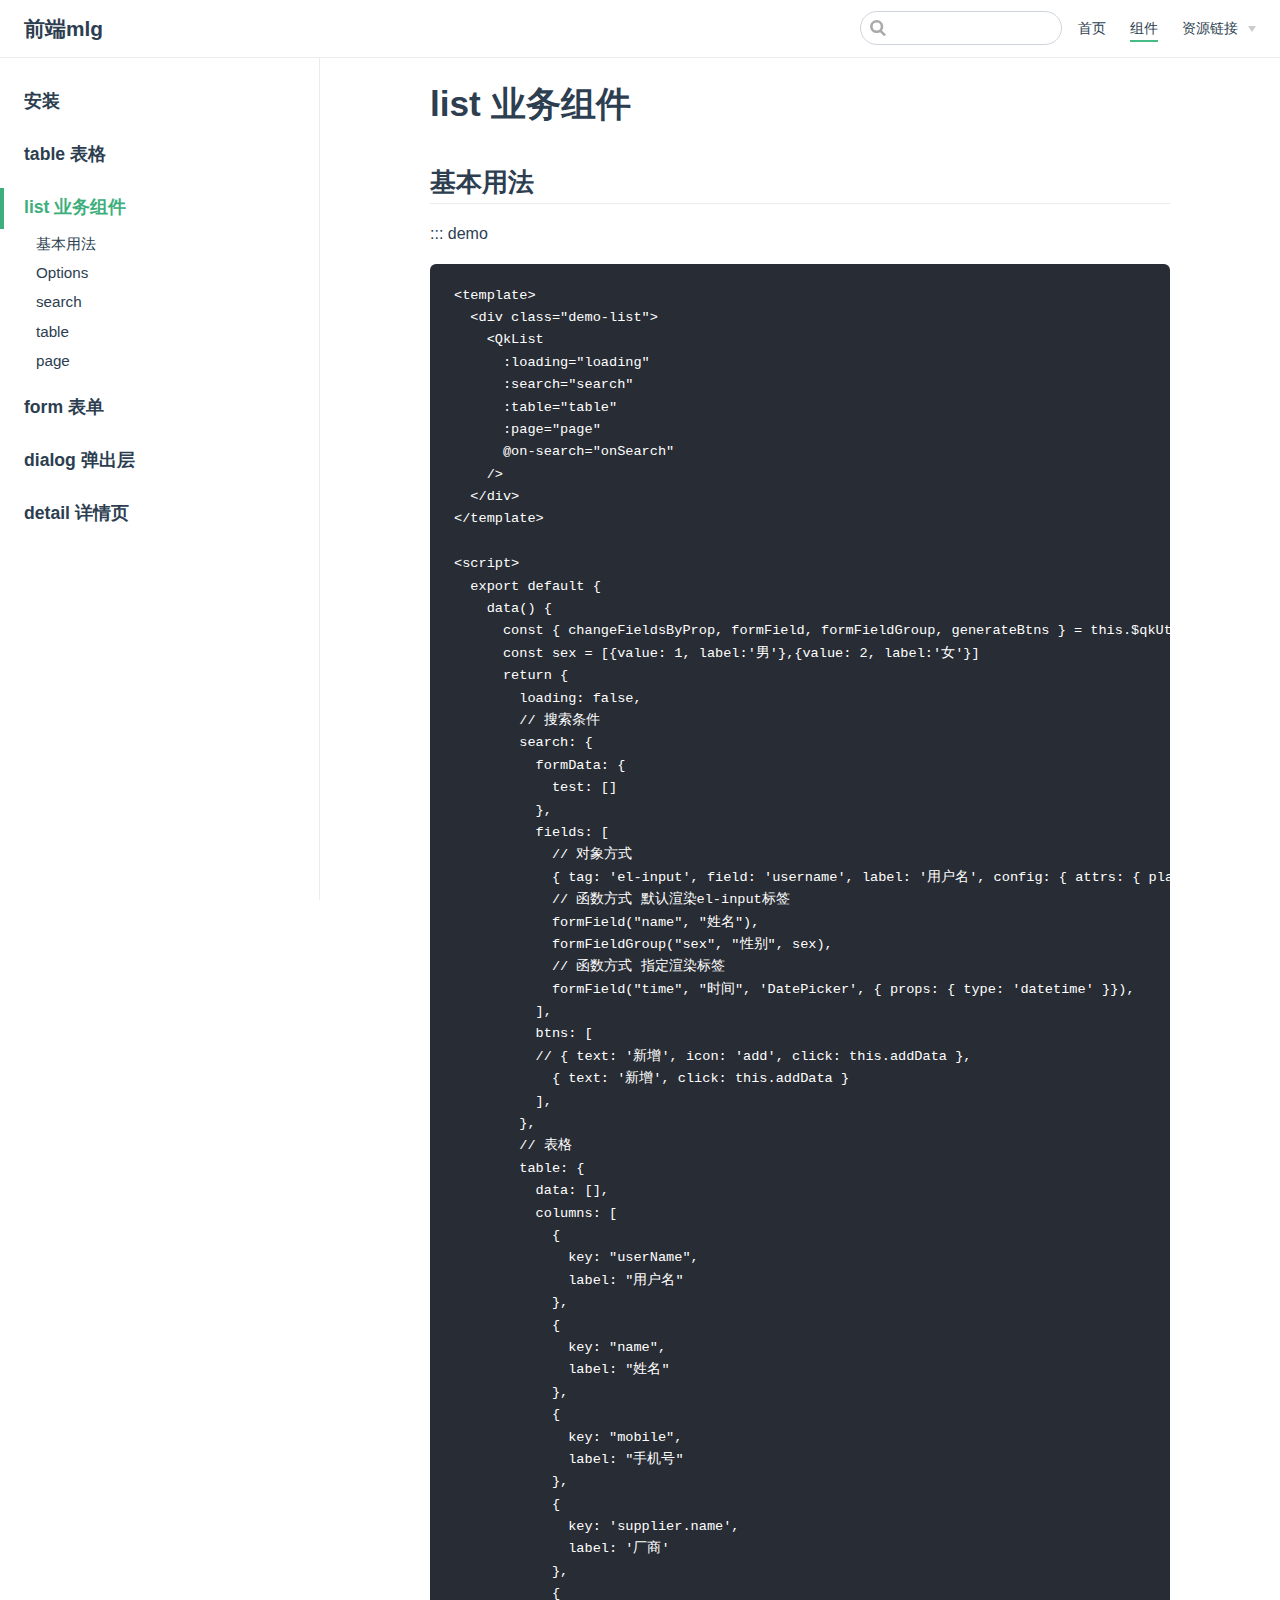
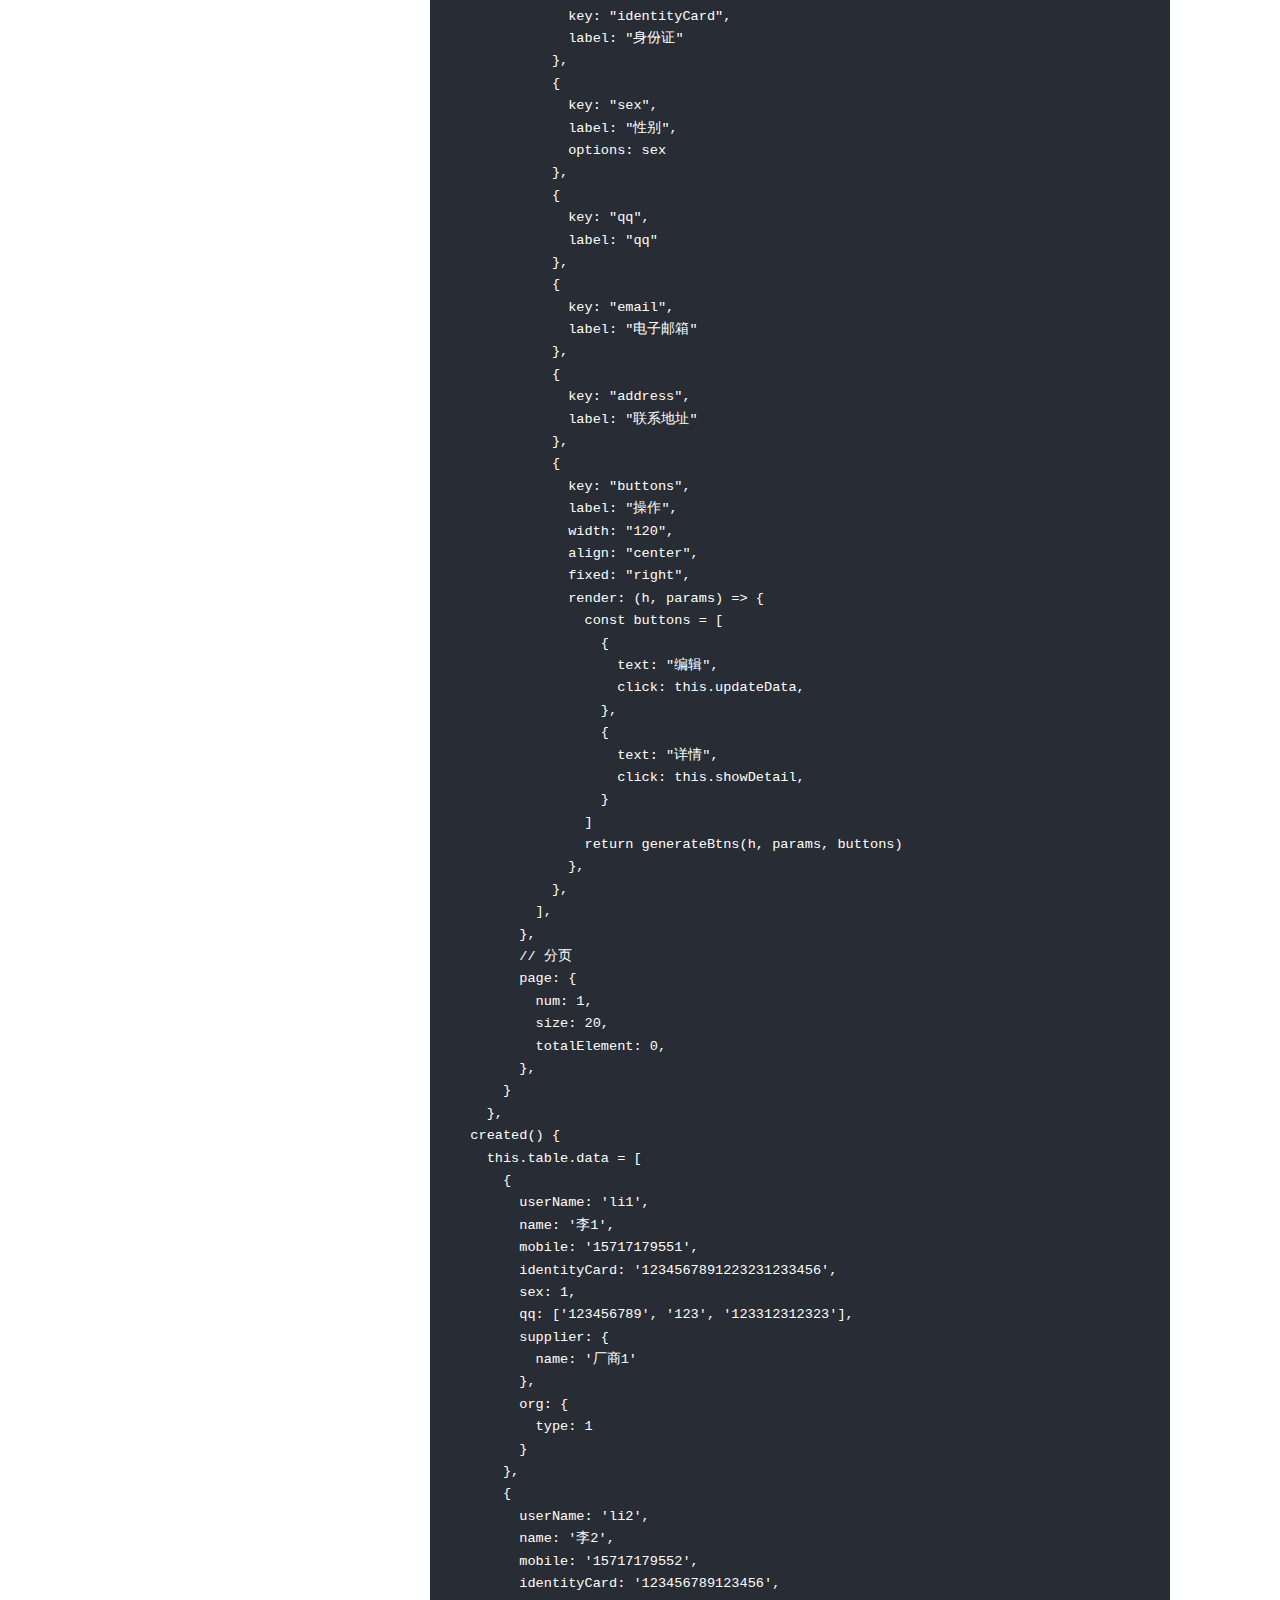
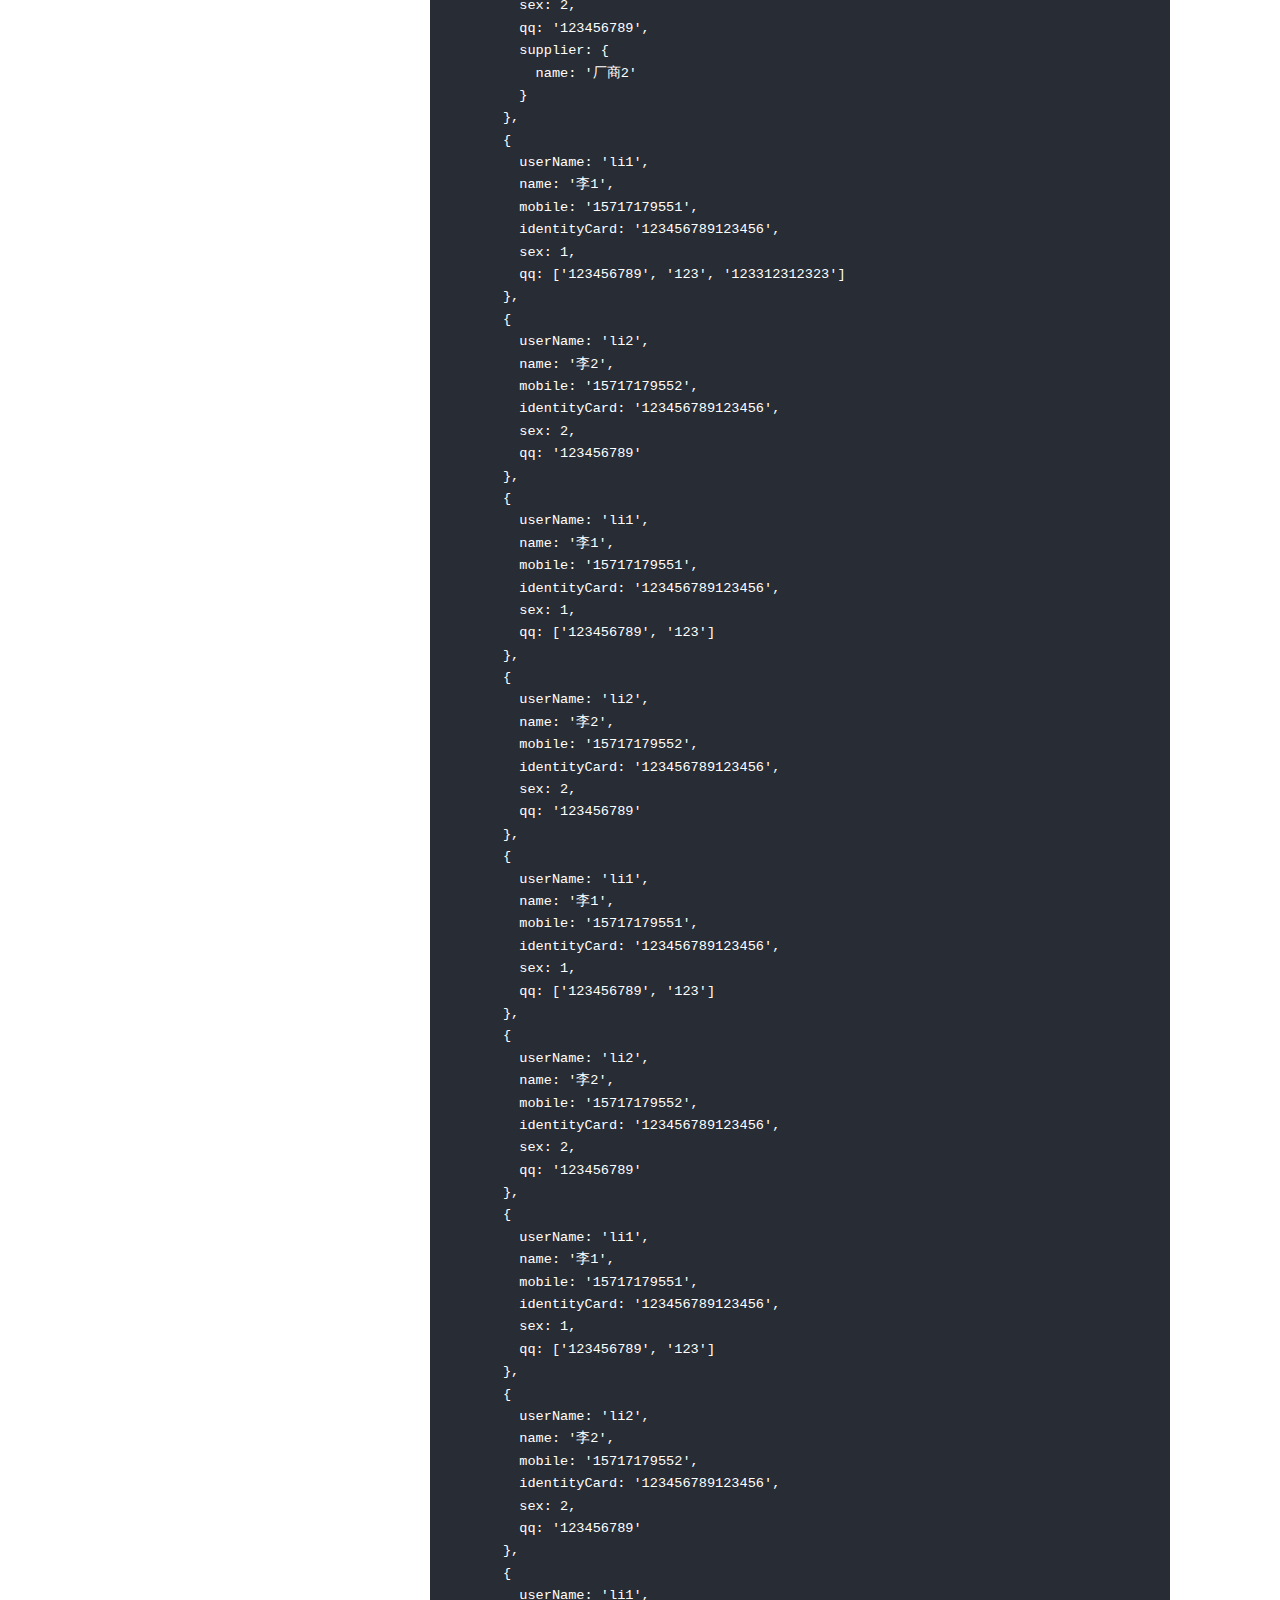
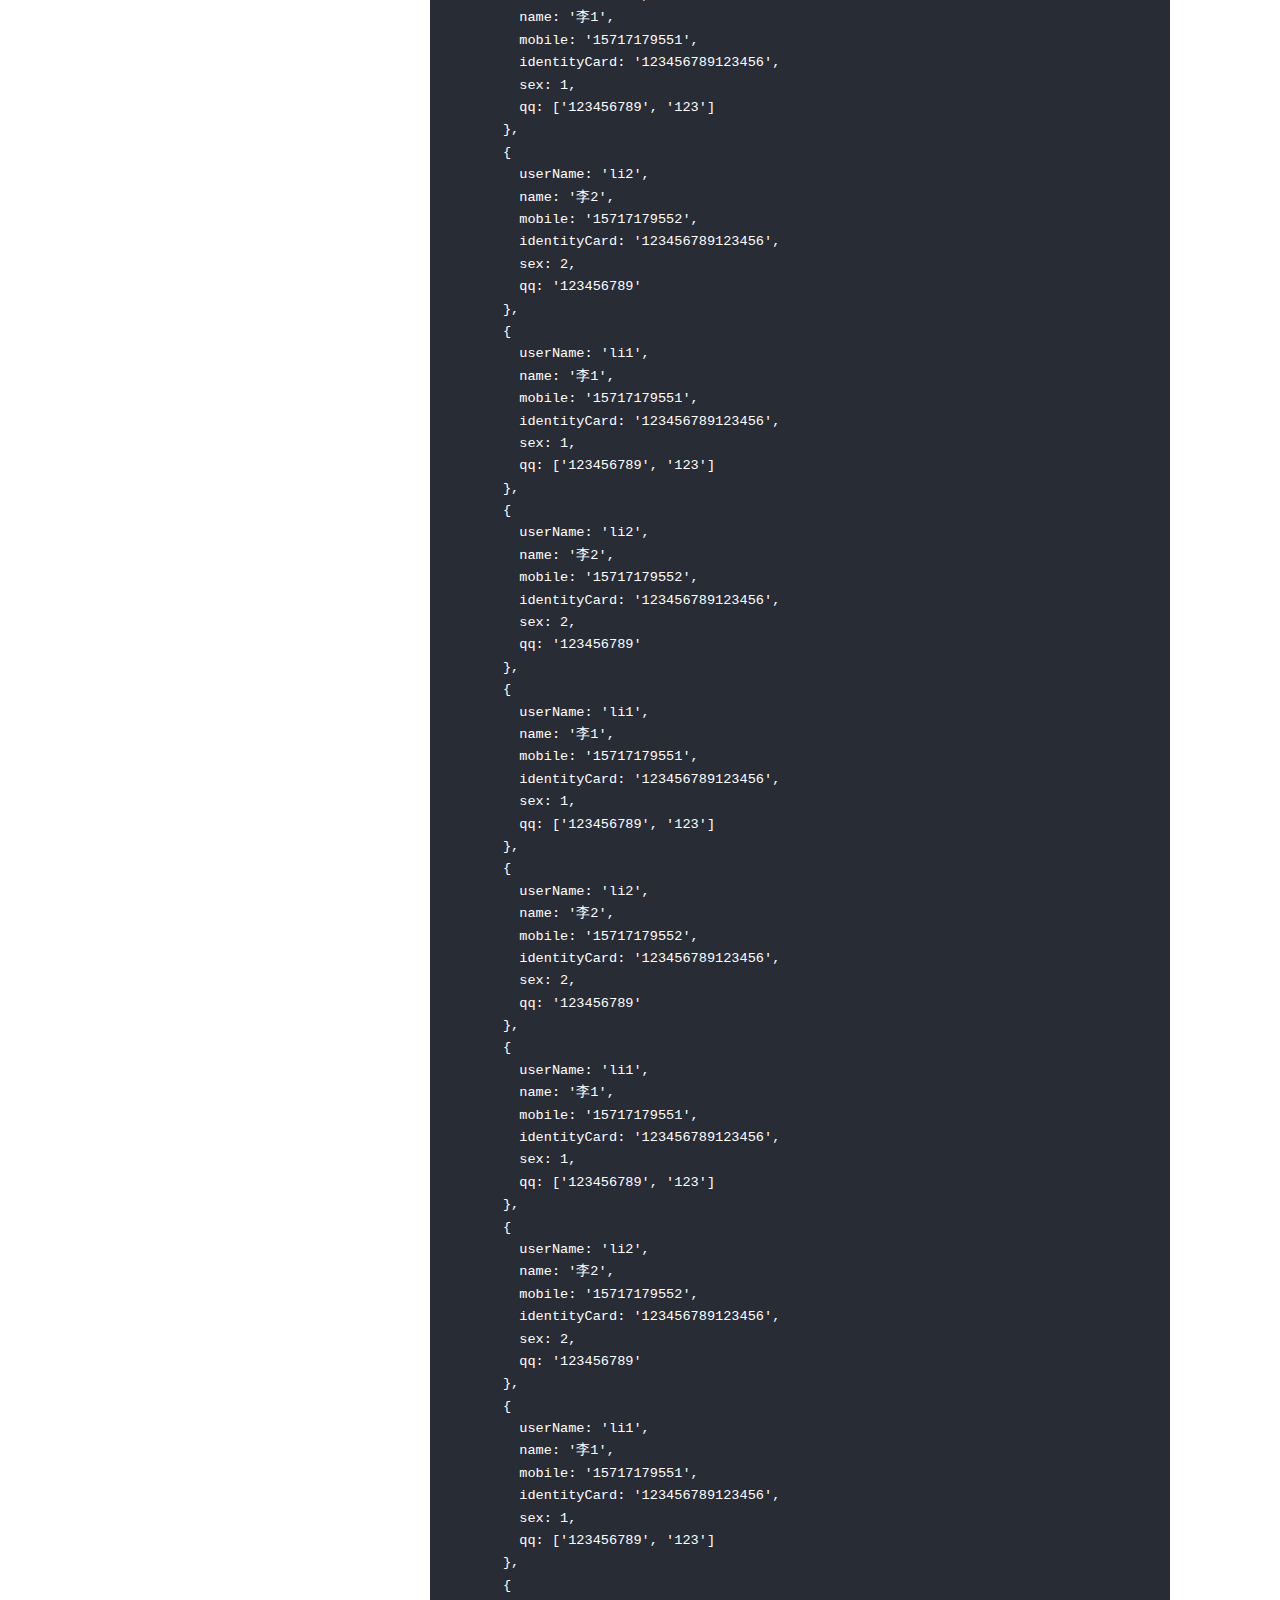
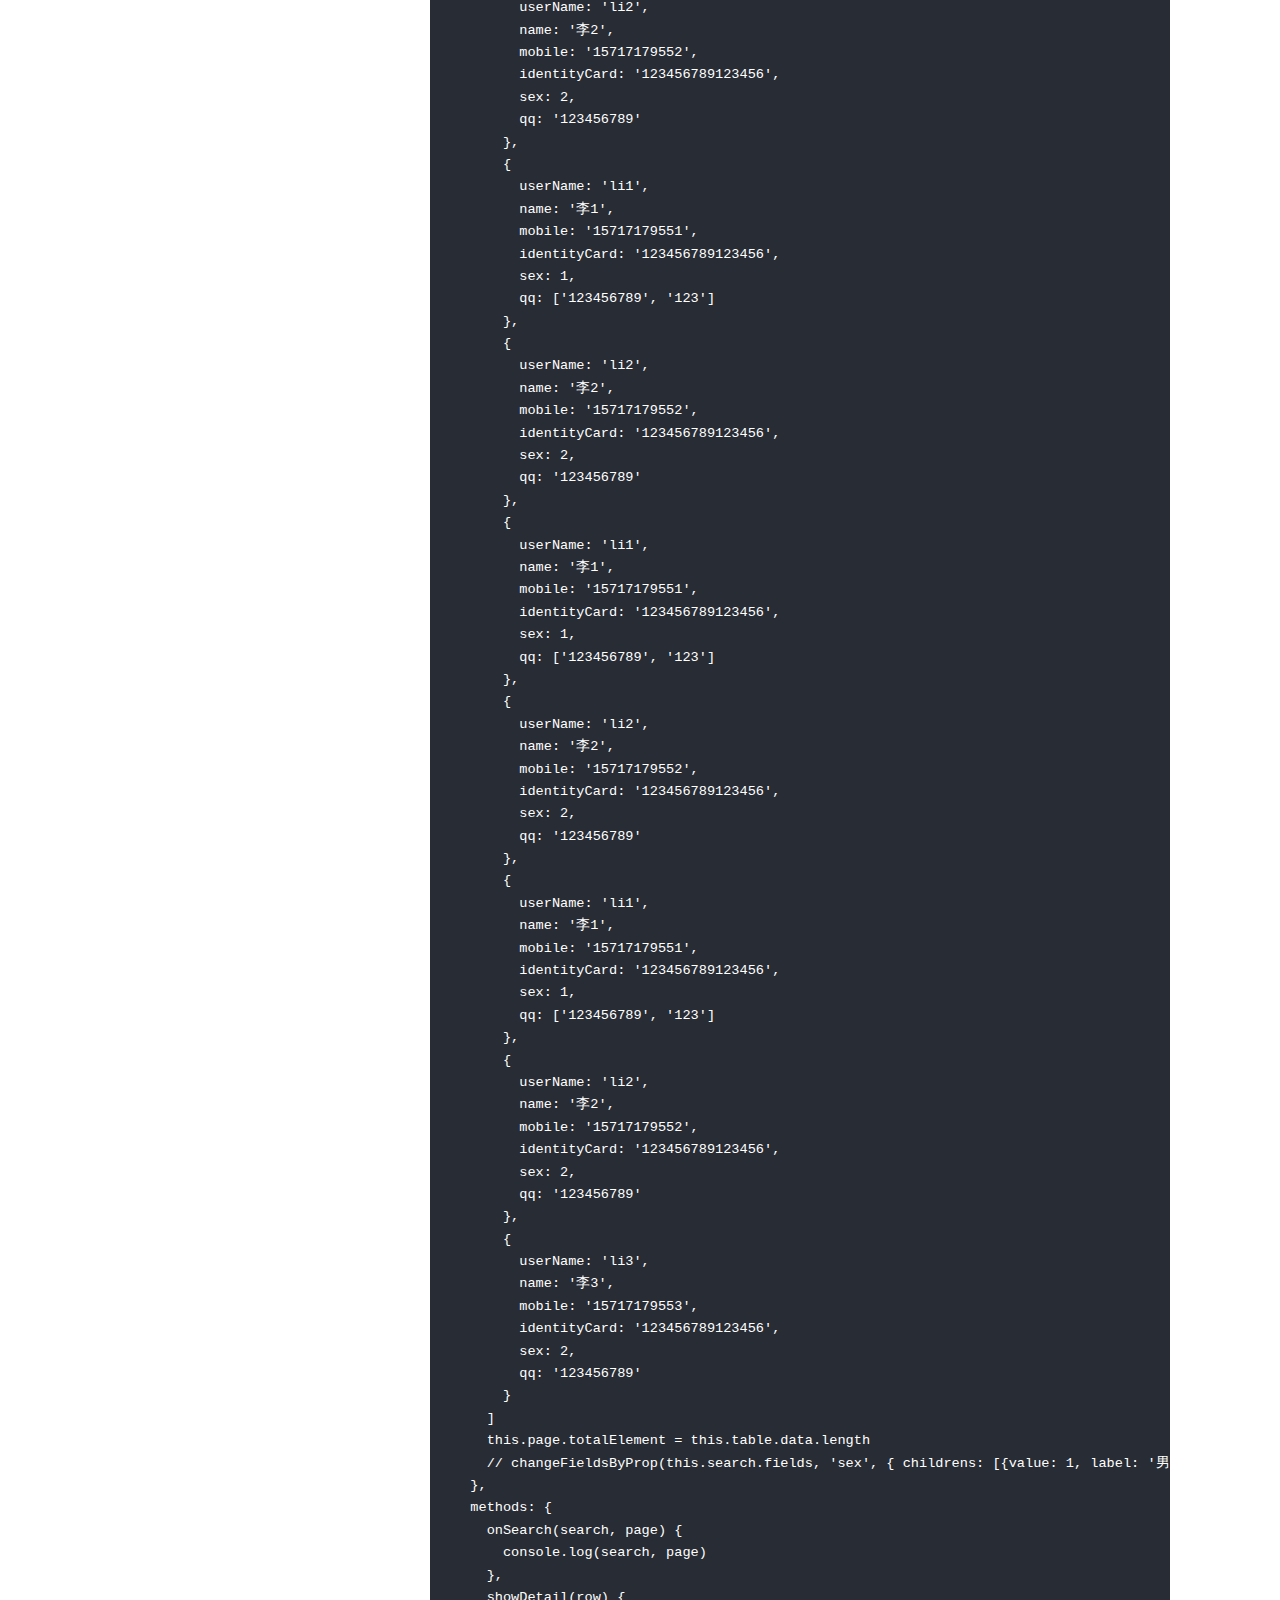
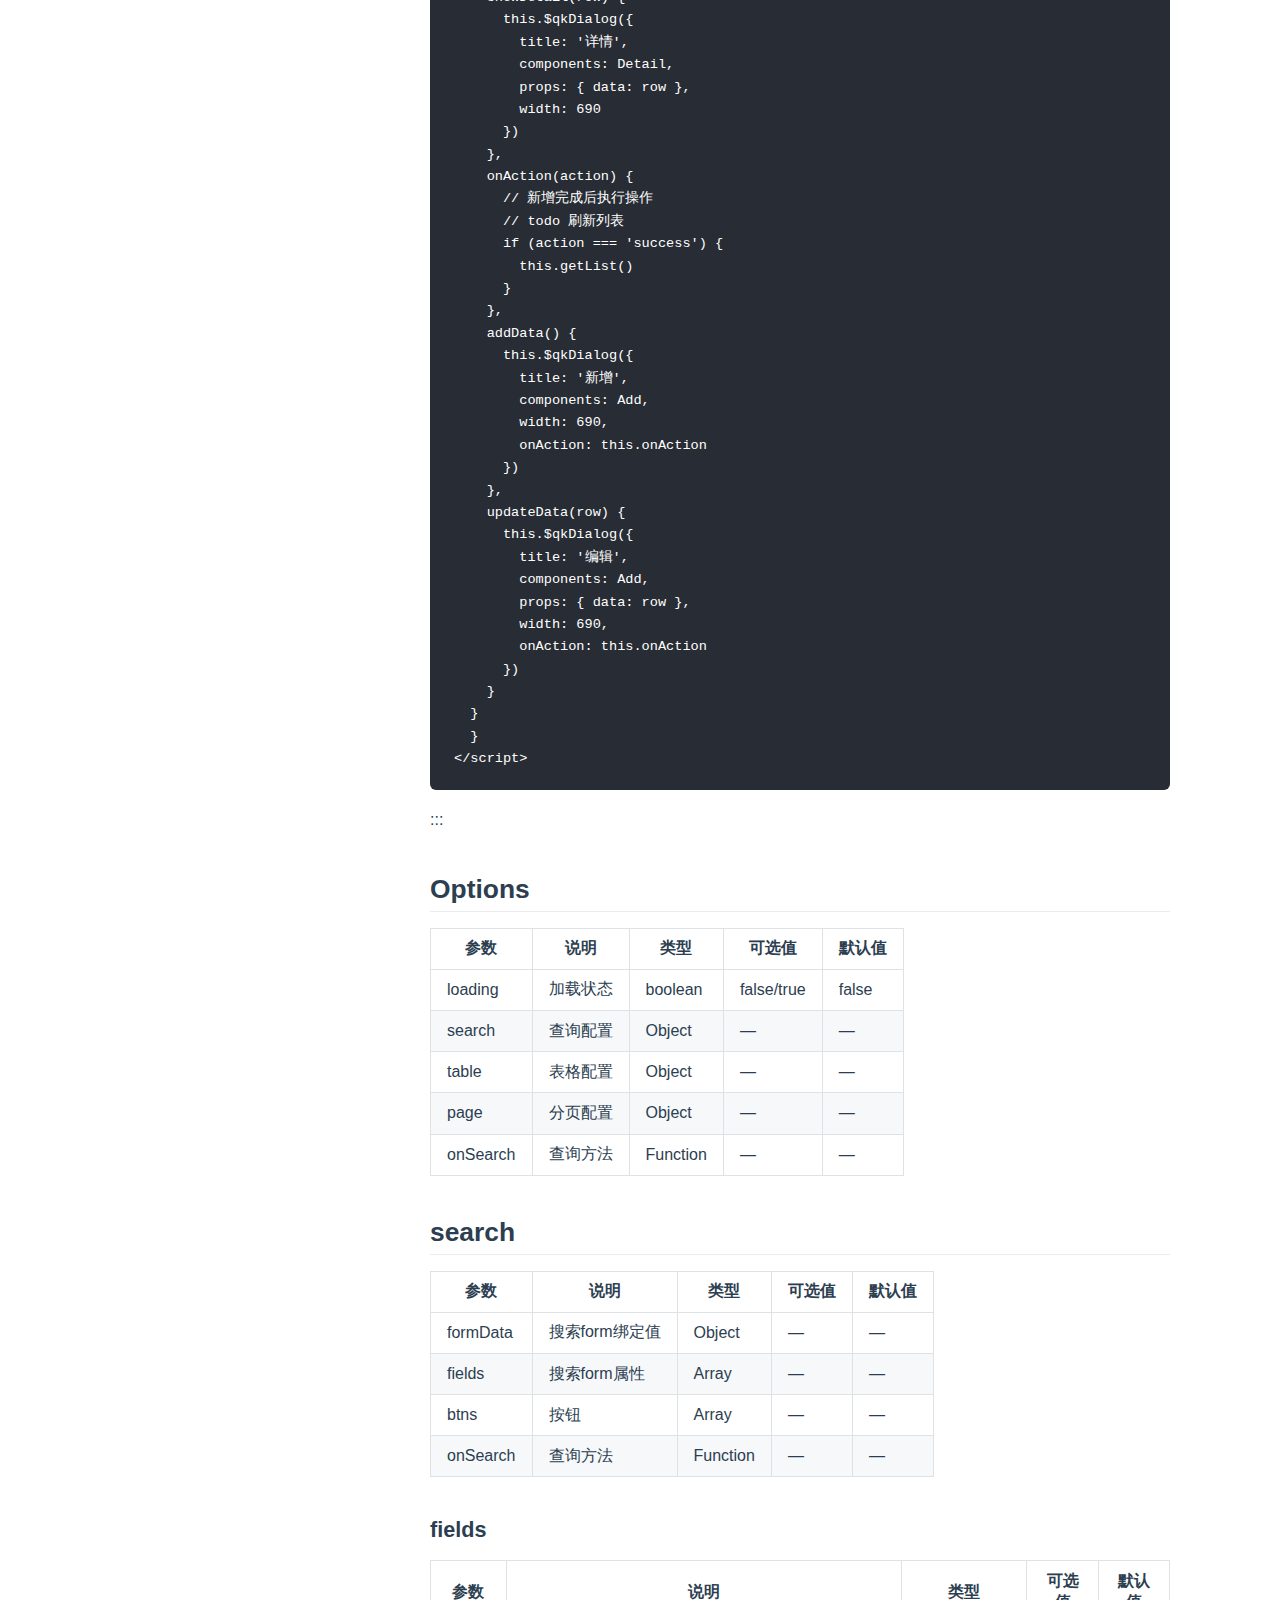
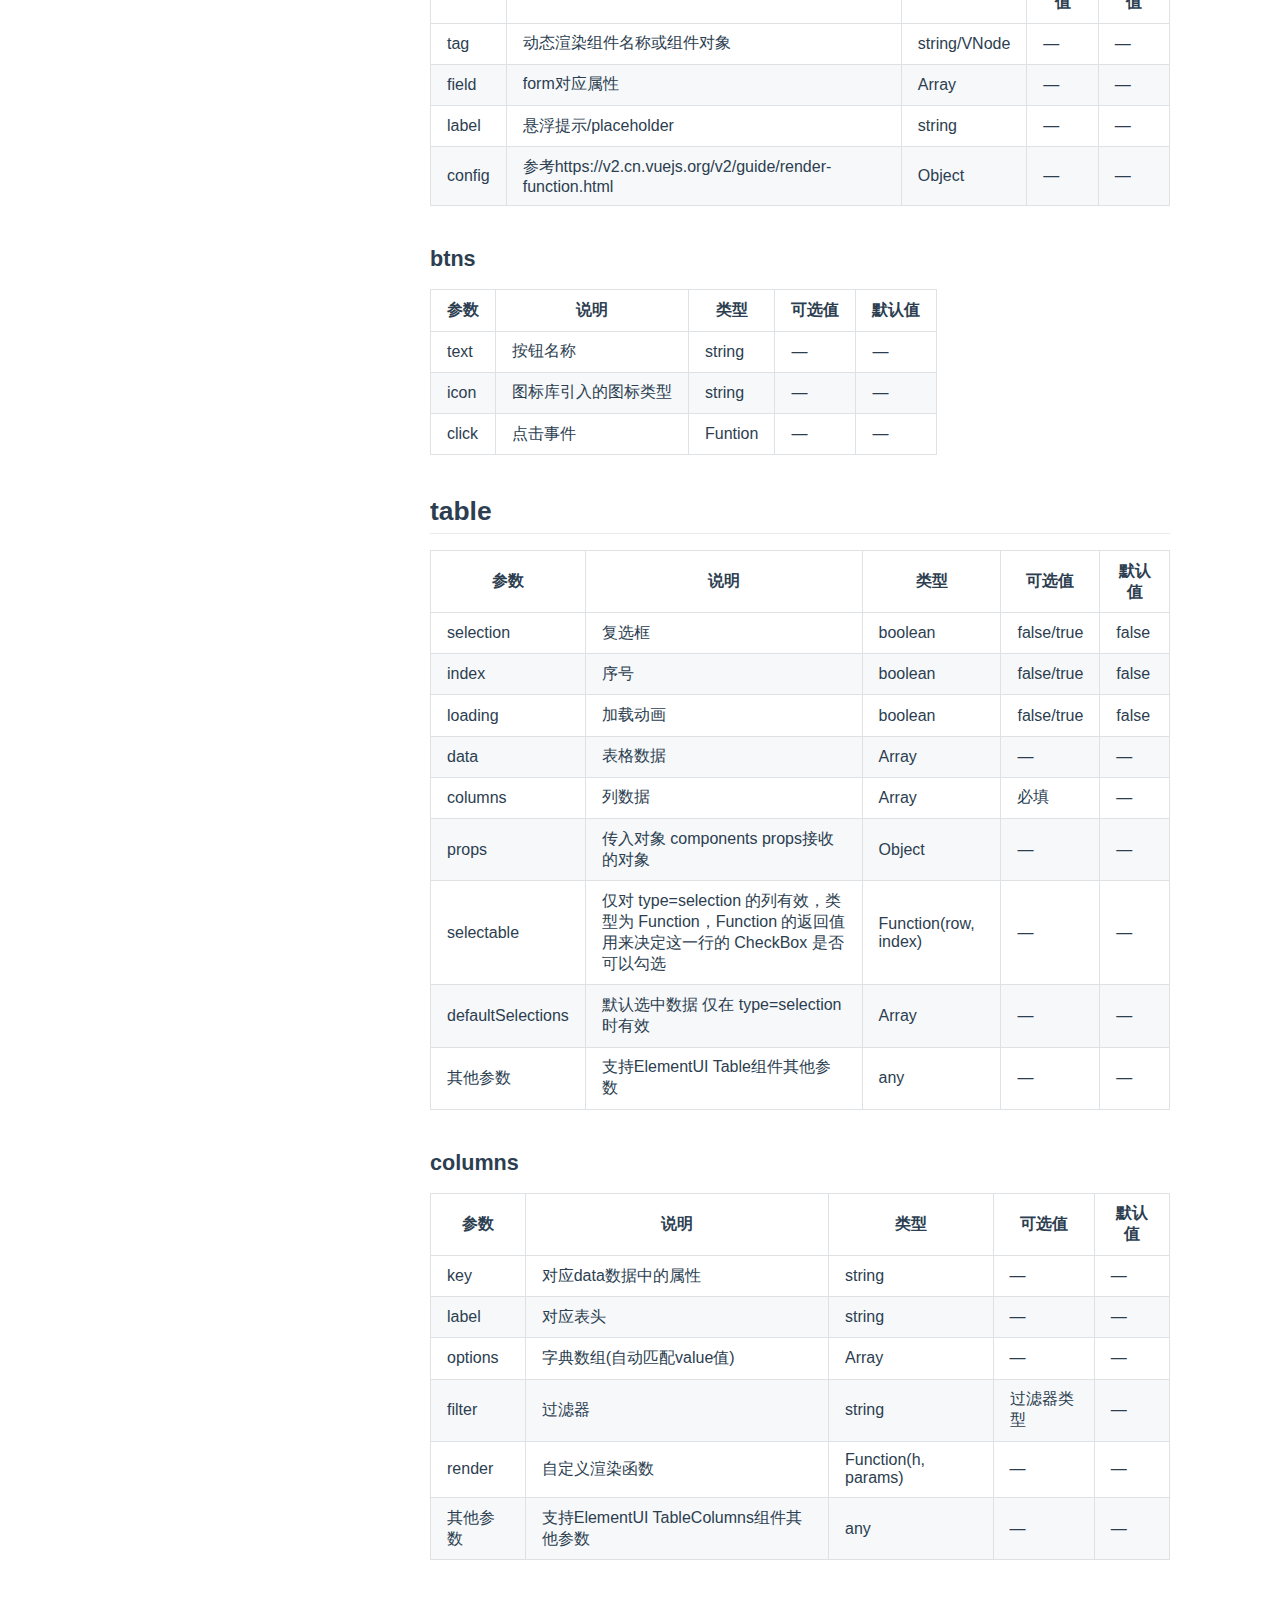
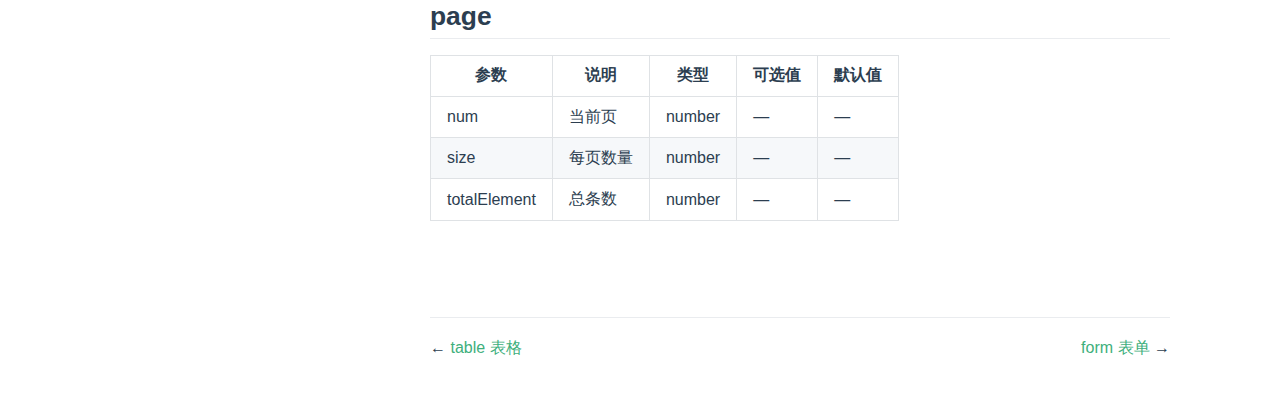
<file: comps/list.html>
<!DOCTYPE html>
<html lang="en-US">
  <head>
    <meta charset="utf-8">
    <meta name="viewport" content="width=device-width,initial-scale=1">
    <title>list 业务组件 | 前端mlg</title>
    <meta name="generator" content="VuePress 1.9.9">
    <link rel="icon" href="/favicon.ico">
    <meta name="description" content="前端技术知识点">
    
    <link rel="preload" href="/assets/css/0.styles.67c08e7f.css" as="style"><link rel="preload" href="/assets/js/app.b364a2f9.js" as="script"><link rel="preload" href="/assets/js/2.487b4d99.js" as="script"><link rel="preload" href="/assets/js/13.7ab801e8.js" as="script"><link rel="prefetch" href="/assets/js/10.be456118.js"><link rel="prefetch" href="/assets/js/11.ca72be9d.js"><link rel="prefetch" href="/assets/js/12.83c7bac2.js"><link rel="prefetch" href="/assets/js/14.f77dca07.js"><link rel="prefetch" href="/assets/js/3.214078fe.js"><link rel="prefetch" href="/assets/js/4.298058ea.js"><link rel="prefetch" href="/assets/js/5.9c701c38.js"><link rel="prefetch" href="/assets/js/6.94f35d6d.js"><link rel="prefetch" href="/assets/js/7.91a26545.js"><link rel="prefetch" href="/assets/js/8.85ac5431.js"><link rel="prefetch" href="/assets/js/9.e28b7736.js">
    <link rel="stylesheet" href="/assets/css/0.styles.67c08e7f.css">
  </head>
  <body>
    <div id="app" data-server-rendered="true"><div class="theme-container"><header class="navbar"><div class="sidebar-button"><svg xmlns="http://www.w3.org/2000/svg" aria-hidden="true" role="img" viewBox="0 0 448 512" class="icon"><path fill="currentColor" d="M436 124H12c-6.627 0-12-5.373-12-12V80c0-6.627 5.373-12 12-12h424c6.627 0 12 5.373 12 12v32c0 6.627-5.373 12-12 12zm0 160H12c-6.627 0-12-5.373-12-12v-32c0-6.627 5.373-12 12-12h424c6.627 0 12 5.373 12 12v32c0 6.627-5.373 12-12 12zm0 160H12c-6.627 0-12-5.373-12-12v-32c0-6.627 5.373-12 12-12h424c6.627 0 12 5.373 12 12v32c0 6.627-5.373 12-12 12z"></path></svg></div> <a href="/" class="home-link router-link-active"><!----> <span class="site-name">前端mlg</span></a> <div class="links"><div class="search-box"><input aria-label="Search" autocomplete="off" spellcheck="false" value=""> <!----></div> <nav class="nav-links can-hide"><div class="nav-item"><a href="/" class="nav-link">
  首页
</a></div><div class="nav-item"><a href="/comps/" class="nav-link router-link-active">
  组件
</a></div><div class="nav-item"><div class="dropdown-wrapper"><button type="button" aria-label="资源链接" class="dropdown-title"><span class="title">资源链接</span> <span class="arrow down"></span></button> <button type="button" aria-label="资源链接" class="mobile-dropdown-title"><span class="title">资源链接</span> <span class="arrow right"></span></button> <ul class="nav-dropdown" style="display:none;"><li class="dropdown-item"><!----> <a href="https://github.com/OBKoro1" target="_blank" rel="noopener noreferrer" class="nav-link external">
  GitHub地址
  <span><svg xmlns="http://www.w3.org/2000/svg" aria-hidden="true" focusable="false" x="0px" y="0px" viewBox="0 0 100 100" width="15" height="15" class="icon outbound"><path fill="currentColor" d="M18.8,85.1h56l0,0c2.2,0,4-1.8,4-4v-32h-8v28h-48v-48h28v-8h-32l0,0c-2.2,0-4,1.8-4,4v56C14.8,83.3,16.6,85.1,18.8,85.1z"></path> <polygon fill="currentColor" points="45.7,48.7 51.3,54.3 77.2,28.5 77.2,37.2 85.2,37.2 85.2,14.9 62.8,14.9 62.8,22.9 71.5,22.9"></polygon></svg> <span class="sr-only">(opens new window)</span></span></a></li><li class="dropdown-item"><!----> <a href="https://github.com/OBKoro1/Brush_algorithm" target="_blank" rel="noopener noreferrer" class="nav-link external">
  算法仓库
  <span><svg xmlns="http://www.w3.org/2000/svg" aria-hidden="true" focusable="false" x="0px" y="0px" viewBox="0 0 100 100" width="15" height="15" class="icon outbound"><path fill="currentColor" d="M18.8,85.1h56l0,0c2.2,0,4-1.8,4-4v-32h-8v28h-48v-48h28v-8h-32l0,0c-2.2,0-4,1.8-4,4v56C14.8,83.3,16.6,85.1,18.8,85.1z"></path> <polygon fill="currentColor" points="45.7,48.7 51.3,54.3 77.2,28.5 77.2,37.2 85.2,37.2 85.2,14.9 62.8,14.9 62.8,22.9 71.5,22.9"></polygon></svg> <span class="sr-only">(opens new window)</span></span></a></li></ul></div></div> <!----></nav></div></header> <div class="sidebar-mask"></div> <aside class="sidebar"><nav class="nav-links"><div class="nav-item"><a href="/" class="nav-link">
  首页
</a></div><div class="nav-item"><a href="/comps/" class="nav-link router-link-active">
  组件
</a></div><div class="nav-item"><div class="dropdown-wrapper"><button type="button" aria-label="资源链接" class="dropdown-title"><span class="title">资源链接</span> <span class="arrow down"></span></button> <button type="button" aria-label="资源链接" class="mobile-dropdown-title"><span class="title">资源链接</span> <span class="arrow right"></span></button> <ul class="nav-dropdown" style="display:none;"><li class="dropdown-item"><!----> <a href="https://github.com/OBKoro1" target="_blank" rel="noopener noreferrer" class="nav-link external">
  GitHub地址
  <span><svg xmlns="http://www.w3.org/2000/svg" aria-hidden="true" focusable="false" x="0px" y="0px" viewBox="0 0 100 100" width="15" height="15" class="icon outbound"><path fill="currentColor" d="M18.8,85.1h56l0,0c2.2,0,4-1.8,4-4v-32h-8v28h-48v-48h28v-8h-32l0,0c-2.2,0-4,1.8-4,4v56C14.8,83.3,16.6,85.1,18.8,85.1z"></path> <polygon fill="currentColor" points="45.7,48.7 51.3,54.3 77.2,28.5 77.2,37.2 85.2,37.2 85.2,14.9 62.8,14.9 62.8,22.9 71.5,22.9"></polygon></svg> <span class="sr-only">(opens new window)</span></span></a></li><li class="dropdown-item"><!----> <a href="https://github.com/OBKoro1/Brush_algorithm" target="_blank" rel="noopener noreferrer" class="nav-link external">
  算法仓库
  <span><svg xmlns="http://www.w3.org/2000/svg" aria-hidden="true" focusable="false" x="0px" y="0px" viewBox="0 0 100 100" width="15" height="15" class="icon outbound"><path fill="currentColor" d="M18.8,85.1h56l0,0c2.2,0,4-1.8,4-4v-32h-8v28h-48v-48h28v-8h-32l0,0c-2.2,0-4,1.8-4,4v56C14.8,83.3,16.6,85.1,18.8,85.1z"></path> <polygon fill="currentColor" points="45.7,48.7 51.3,54.3 77.2,28.5 77.2,37.2 85.2,37.2 85.2,14.9 62.8,14.9 62.8,22.9 71.5,22.9"></polygon></svg> <span class="sr-only">(opens new window)</span></span></a></li></ul></div></div> <!----></nav>  <ul class="sidebar-links"><li><a href="/comps/" aria-current="page" class="sidebar-link">安装</a></li><li><a href="/comps/table.html" class="sidebar-link">table 表格</a></li><li><a href="/comps/list.html" aria-current="page" class="active sidebar-link">list 业务组件</a><ul class="sidebar-sub-headers"><li class="sidebar-sub-header"><a href="/comps/list.html#基本用法" class="sidebar-link">基本用法</a></li><li class="sidebar-sub-header"><a href="/comps/list.html#options" class="sidebar-link">Options</a></li><li class="sidebar-sub-header"><a href="/comps/list.html#search" class="sidebar-link">search</a></li><li class="sidebar-sub-header"><a href="/comps/list.html#table" class="sidebar-link">table</a></li><li class="sidebar-sub-header"><a href="/comps/list.html#page" class="sidebar-link">page</a></li></ul></li><li><a href="/comps/form.html" class="sidebar-link">form 表单</a></li><li><a href="/comps/dialog.html" class="sidebar-link">dialog 弹出层</a></li><li><a href="/comps/detail.html" class="sidebar-link">detail 详情页</a></li></ul> </aside> <main class="page"> <div class="theme-default-content content__default"><h1 id="list-业务组件"><a href="#list-业务组件" class="header-anchor">#</a> list 业务组件</h1> <h2 id="基本用法"><a href="#基本用法" class="header-anchor">#</a> 基本用法</h2> <p>::: demo</p> <div class="language- extra-class"><pre class="language-text"><code>&lt;template&gt;
  &lt;div class=&quot;demo-list&quot;&gt;
    &lt;QkList
      :loading=&quot;loading&quot;
      :search=&quot;search&quot;
      :table=&quot;table&quot;
      :page=&quot;page&quot;
      @on-search=&quot;onSearch&quot;
    /&gt;
  &lt;/div&gt;
&lt;/template&gt;

&lt;script&gt;
  export default {
    data() {
      const { changeFieldsByProp, formField, formFieldGroup, generateBtns } = this.$qkUtils
      const sex = [{value: 1, label:'男'},{value: 2, label:'女'}]
      return {
        loading: false,
        // 搜索条件
        search: {
          formData: {
            test: []
          },
          fields: [
            // 对象方式
            { tag: 'el-input', field: 'username', label: '用户名', config: { attrs: { placeholder: '用户名' }, props: { clearable: true }} },
            // 函数方式 默认渲染el-input标签
            formField(&quot;name&quot;, &quot;姓名&quot;),
            formFieldGroup(&quot;sex&quot;, &quot;性别&quot;, sex),
            // 函数方式 指定渲染标签
            formField(&quot;time&quot;, &quot;时间&quot;, 'DatePicker', { props: { type: 'datetime' }}),
          ],
          btns: [
          // { text: '新增', icon: 'add', click: this.addData },
            { text: '新增', click: this.addData }
          ],
        },
        // 表格
        table: {
          data: [],
          columns: [
            {
              key: &quot;userName&quot;,
              label: &quot;用户名&quot;
            },
            {
              key: &quot;name&quot;,
              label: &quot;姓名&quot;
            },
            {
              key: &quot;mobile&quot;,
              label: &quot;手机号&quot;
            },
            {
              key: 'supplier.name',
              label: '厂商'
            },
            {
              key: &quot;identityCard&quot;,
              label: &quot;身份证&quot;
            },
            {
              key: &quot;sex&quot;,
              label: &quot;性别&quot;,
              options: sex
            },
            {
              key: &quot;qq&quot;,
              label: &quot;qq&quot;
            },
            {
              key: &quot;email&quot;,
              label: &quot;电子邮箱&quot;
            },
            {
              key: &quot;address&quot;,
              label: &quot;联系地址&quot;
            },
            {
              key: &quot;buttons&quot;,
              label: &quot;操作&quot;,
              width: &quot;120&quot;,
              align: &quot;center&quot;,
              fixed: &quot;right&quot;,
              render: (h, params) =&gt; {
                const buttons = [
                  {
                    text: &quot;编辑&quot;,
                    click: this.updateData,
                  },
                  {
                    text: &quot;详情&quot;,
                    click: this.showDetail,
                  }
                ]
                return generateBtns(h, params, buttons)
              },
            },
          ],
        },
        // 分页
        page: {
          num: 1,
          size: 20,
          totalElement: 0,
        },
      }
    },
  created() {
    this.table.data = [
      {
        userName: 'li1',
        name: '李1',
        mobile: '15717179551',
        identityCard: '1234567891223231233456',
        sex: 1,
        qq: ['123456789', '123', '123312312323'],
        supplier: {
          name: '厂商1'
        },
        org: {
          type: 1
        }
      },
      {
        userName: 'li2',
        name: '李2',
        mobile: '15717179552',
        identityCard: '123456789123456',
        sex: 2,
        qq: '123456789',
        supplier: {
          name: '厂商2'
        }
      },
      {
        userName: 'li1',
        name: '李1',
        mobile: '15717179551',
        identityCard: '123456789123456',
        sex: 1,
        qq: ['123456789', '123', '123312312323']
      },
      {
        userName: 'li2',
        name: '李2',
        mobile: '15717179552',
        identityCard: '123456789123456',
        sex: 2,
        qq: '123456789'
      },
      {
        userName: 'li1',
        name: '李1',
        mobile: '15717179551',
        identityCard: '123456789123456',
        sex: 1,
        qq: ['123456789', '123']
      },
      {
        userName: 'li2',
        name: '李2',
        mobile: '15717179552',
        identityCard: '123456789123456',
        sex: 2,
        qq: '123456789'
      },
      {
        userName: 'li1',
        name: '李1',
        mobile: '15717179551',
        identityCard: '123456789123456',
        sex: 1,
        qq: ['123456789', '123']
      },
      {
        userName: 'li2',
        name: '李2',
        mobile: '15717179552',
        identityCard: '123456789123456',
        sex: 2,
        qq: '123456789'
      },
      {
        userName: 'li1',
        name: '李1',
        mobile: '15717179551',
        identityCard: '123456789123456',
        sex: 1,
        qq: ['123456789', '123']
      },
      {
        userName: 'li2',
        name: '李2',
        mobile: '15717179552',
        identityCard: '123456789123456',
        sex: 2,
        qq: '123456789'
      },
      {
        userName: 'li1',
        name: '李1',
        mobile: '15717179551',
        identityCard: '123456789123456',
        sex: 1,
        qq: ['123456789', '123']
      },
      {
        userName: 'li2',
        name: '李2',
        mobile: '15717179552',
        identityCard: '123456789123456',
        sex: 2,
        qq: '123456789'
      },
      {
        userName: 'li1',
        name: '李1',
        mobile: '15717179551',
        identityCard: '123456789123456',
        sex: 1,
        qq: ['123456789', '123']
      },
      {
        userName: 'li2',
        name: '李2',
        mobile: '15717179552',
        identityCard: '123456789123456',
        sex: 2,
        qq: '123456789'
      },
      {
        userName: 'li1',
        name: '李1',
        mobile: '15717179551',
        identityCard: '123456789123456',
        sex: 1,
        qq: ['123456789', '123']
      },
      {
        userName: 'li2',
        name: '李2',
        mobile: '15717179552',
        identityCard: '123456789123456',
        sex: 2,
        qq: '123456789'
      },
      {
        userName: 'li1',
        name: '李1',
        mobile: '15717179551',
        identityCard: '123456789123456',
        sex: 1,
        qq: ['123456789', '123']
      },
      {
        userName: 'li2',
        name: '李2',
        mobile: '15717179552',
        identityCard: '123456789123456',
        sex: 2,
        qq: '123456789'
      },
      {
        userName: 'li1',
        name: '李1',
        mobile: '15717179551',
        identityCard: '123456789123456',
        sex: 1,
        qq: ['123456789', '123']
      },
      {
        userName: 'li2',
        name: '李2',
        mobile: '15717179552',
        identityCard: '123456789123456',
        sex: 2,
        qq: '123456789'
      },
      {
        userName: 'li1',
        name: '李1',
        mobile: '15717179551',
        identityCard: '123456789123456',
        sex: 1,
        qq: ['123456789', '123']
      },
      {
        userName: 'li2',
        name: '李2',
        mobile: '15717179552',
        identityCard: '123456789123456',
        sex: 2,
        qq: '123456789'
      },
      {
        userName: 'li1',
        name: '李1',
        mobile: '15717179551',
        identityCard: '123456789123456',
        sex: 1,
        qq: ['123456789', '123']
      },
      {
        userName: 'li2',
        name: '李2',
        mobile: '15717179552',
        identityCard: '123456789123456',
        sex: 2,
        qq: '123456789'
      },
      {
        userName: 'li1',
        name: '李1',
        mobile: '15717179551',
        identityCard: '123456789123456',
        sex: 1,
        qq: ['123456789', '123']
      },
      {
        userName: 'li2',
        name: '李2',
        mobile: '15717179552',
        identityCard: '123456789123456',
        sex: 2,
        qq: '123456789'
      },
      {
        userName: 'li3',
        name: '李3',
        mobile: '15717179553',
        identityCard: '123456789123456',
        sex: 2,
        qq: '123456789'
      }
    ]
    this.page.totalElement = this.table.data.length
    // changeFieldsByProp(this.search.fields, 'sex', { childrens: [{value: 1, label: '男'}]})
  },
  methods: {
    onSearch(search, page) {
      console.log(search, page)
    },
    showDetail(row) {
      this.$qkDialog({
        title: '详情',
        components: Detail,
        props: { data: row },
        width: 690
      })
    },
    onAction(action) {
      // 新增完成后执行操作
      // todo 刷新列表
      if (action === 'success') {
        this.getList()
      }
    },
    addData() {
      this.$qkDialog({
        title: '新增',
        components: Add,
        width: 690,
        onAction: this.onAction
      })
    },
    updateData(row) {
      this.$qkDialog({
        title: '编辑',
        components: Add,
        props: { data: row },
        width: 690,
        onAction: this.onAction
      })
    }
  }
  }
&lt;/script&gt;
</code></pre></div><p>:::</p> <h2 id="options"><a href="#options" class="header-anchor">#</a> Options</h2> <table class="options-table"><thead><tr><th>参数</th> <th>说明</th> <th>类型</th> <th>可选值</th> <th>默认值</th></tr></thead> <tbody><tr><td>loading</td> <td>加载状态</td> <td>boolean</td> <td>false/true</td> <td>false</td></tr> <tr><td>search</td> <td>查询配置</td> <td>Object</td> <td>—</td> <td>—</td></tr> <tr><td>table</td> <td>表格配置</td> <td>Object</td> <td>—</td> <td>—</td></tr> <tr><td>page</td> <td>分页配置</td> <td>Object</td> <td>—</td> <td>—</td></tr> <tr><td>onSearch</td> <td>查询方法</td> <td>Function</td> <td>—</td> <td>—</td></tr></tbody></table> <h2 id="search"><a href="#search" class="header-anchor">#</a> search</h2> <table class="options-table"><thead><tr><th>参数</th> <th>说明</th> <th>类型</th> <th>可选值</th> <th>默认值</th></tr></thead> <tbody><tr><td>formData</td> <td>搜索form绑定值</td> <td>Object</td> <td>—</td> <td>—</td></tr> <tr><td>fields</td> <td>搜索form属性</td> <td>Array</td> <td>—</td> <td>—</td></tr> <tr><td>btns</td> <td>按钮</td> <td>Array</td> <td>—</td> <td>—</td></tr> <tr><td>onSearch</td> <td>查询方法</td> <td>Function</td> <td>—</td> <td>—</td></tr></tbody></table> <h3 id="fields"><a href="#fields" class="header-anchor">#</a> fields</h3> <table class="options-table"><thead><tr><th>参数</th> <th>说明</th> <th>类型</th> <th>可选值</th> <th>默认值</th></tr></thead> <tbody><tr><td>tag</td> <td>动态渲染组件名称或组件对象</td> <td>string/VNode</td> <td>—</td> <td>—</td></tr> <tr><td>field</td> <td>form对应属性</td> <td>Array</td> <td>—</td> <td>—</td></tr> <tr><td>label</td> <td>悬浮提示/placeholder</td> <td>string</td> <td>—</td> <td>—</td></tr> <tr><td>config</td> <td>参考https://v2.cn.vuejs.org/v2/guide/render-function.html</td> <td>Object</td> <td>—</td> <td>—</td></tr></tbody></table> <h3 id="btns"><a href="#btns" class="header-anchor">#</a> btns</h3> <table class="options-table"><thead><tr><th>参数</th> <th>说明</th> <th>类型</th> <th>可选值</th> <th>默认值</th></tr></thead> <tbody><tr><td>text</td> <td>按钮名称</td> <td>string</td> <td>—</td> <td>—</td></tr> <tr><td>icon</td> <td>图标库引入的图标类型</td> <td>string</td> <td>—</td> <td>—</td></tr> <tr><td>click</td> <td>点击事件</td> <td>Funtion</td> <td>—</td> <td>—</td></tr></tbody></table> <h2 id="table"><a href="#table" class="header-anchor">#</a> table</h2> <table class="options-table"><thead><tr><th>参数</th> <th>说明</th> <th>类型</th> <th>可选值</th> <th>默认值</th></tr></thead> <tbody><tr><td>selection</td> <td>复选框</td> <td>boolean</td> <td>false/true</td> <td>false</td></tr> <tr><td>index</td> <td>序号</td> <td>boolean</td> <td>false/true</td> <td>false</td></tr> <tr><td>loading</td> <td>加载动画</td> <td>boolean</td> <td>false/true</td> <td>false</td></tr> <tr><td>data</td> <td>表格数据</td> <td>Array</td> <td>—</td> <td>—</td></tr> <tr><td>columns</td> <td>列数据</td> <td>Array</td> <td>必填</td> <td>—</td></tr> <tr><td>props</td> <td>传入对象 components props接收的对象</td> <td>Object</td> <td>—</td> <td>—</td></tr> <tr><td>selectable</td> <td>仅对 type=selection 的列有效，类型为 Function，Function 的返回值用来决定这一行的 CheckBox 是否可以勾选</td> <td>Function(row, index)</td> <td>—</td> <td>—</td></tr> <tr><td>defaultSelections</td> <td>默认选中数据 仅在 type=selection 时有效</td> <td>Array</td> <td>—</td> <td>—</td></tr> <tr><td>其他参数</td> <td>支持ElementUI Table组件其他参数</td> <td>any</td> <td>—</td> <td>—</td></tr></tbody></table> <h3 id="columns"><a href="#columns" class="header-anchor">#</a> columns</h3> <table class="options-table"><thead><tr><th>参数</th> <th>说明</th> <th>类型</th> <th>可选值</th> <th>默认值</th></tr></thead> <tbody><tr><td>key</td> <td>对应data数据中的属性</td> <td>string</td> <td>—</td> <td>—</td></tr> <tr><td>label</td> <td>对应表头</td> <td>string</td> <td>—</td> <td>—</td></tr> <tr><td>options</td> <td>字典数组(自动匹配value值)</td> <td>Array</td> <td>—</td> <td>—</td></tr> <tr><td>filter</td> <td>过滤器</td> <td>string</td> <td>过滤器类型</td> <td>—</td></tr> <tr><td>render</td> <td>自定义渲染函数</td> <td>Function(h, params)</td> <td>—</td> <td>—</td></tr> <tr><td>其他参数</td> <td>支持ElementUI TableColumns组件其他参数</td> <td>any</td> <td>—</td> <td>—</td></tr></tbody></table> <h2 id="page"><a href="#page" class="header-anchor">#</a> page</h2> <table class="options-table"><thead><tr><th>参数</th> <th>说明</th> <th>类型</th> <th>可选值</th> <th>默认值</th></tr></thead> <tbody><tr><td>num</td> <td>当前页</td> <td>number</td> <td>—</td> <td>—</td></tr> <tr><td>size</td> <td>每页数量</td> <td>number</td> <td>—</td> <td>—</td></tr> <tr><td>totalElement</td> <td>总条数</td> <td>number</td> <td>—</td> <td>—</td></tr></tbody></table></div> <footer class="page-edit"><!----> <!----></footer> <div class="page-nav"><p class="inner"><span class="prev">
      ←
      <a href="/comps/table.html" class="prev">
        table 表格
      </a></span> <span class="next"><a href="/comps/form.html">
        form 表单
      </a>
      →
    </span></p></div> </main></div><div class="global-ui"></div></div>
    <script src="/assets/js/app.b364a2f9.js" defer></script><script src="/assets/js/2.487b4d99.js" defer></script><script src="/assets/js/13.7ab801e8.js" defer></script>
  </body>
</html>
</file>
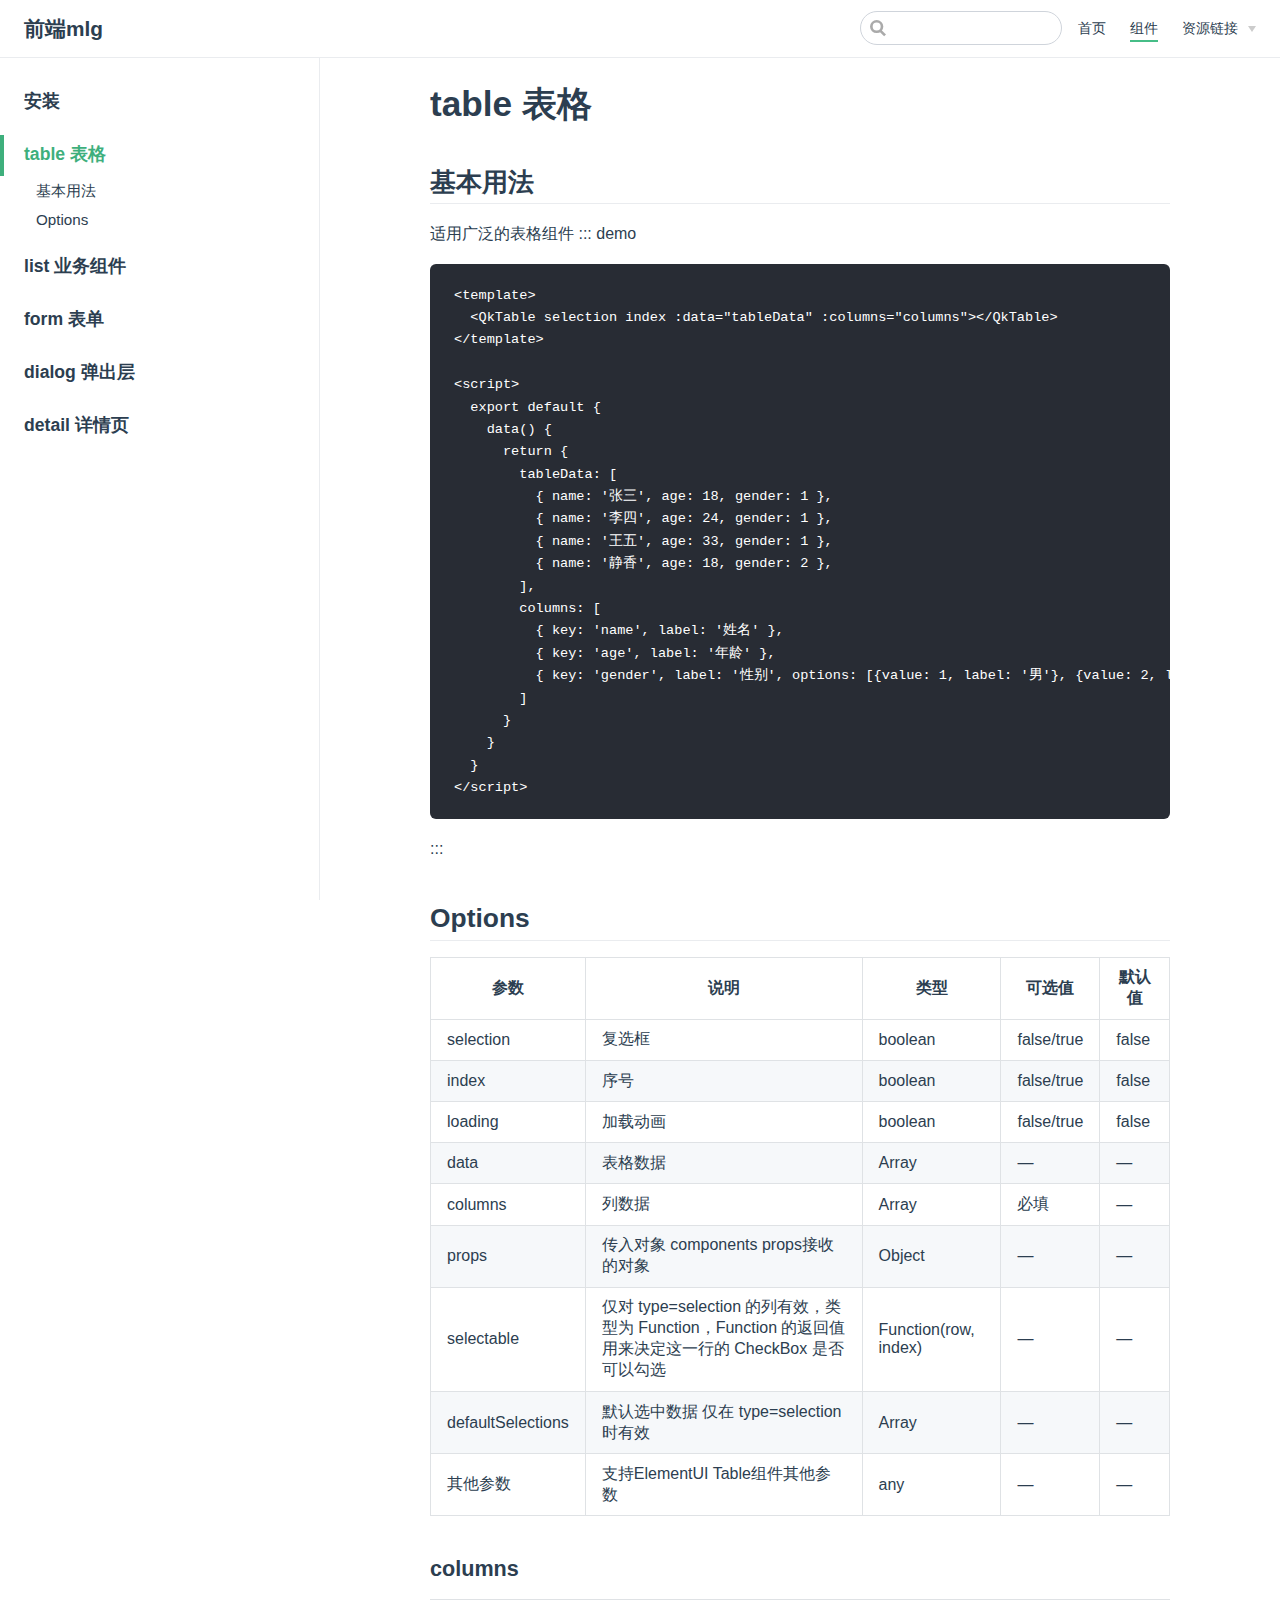
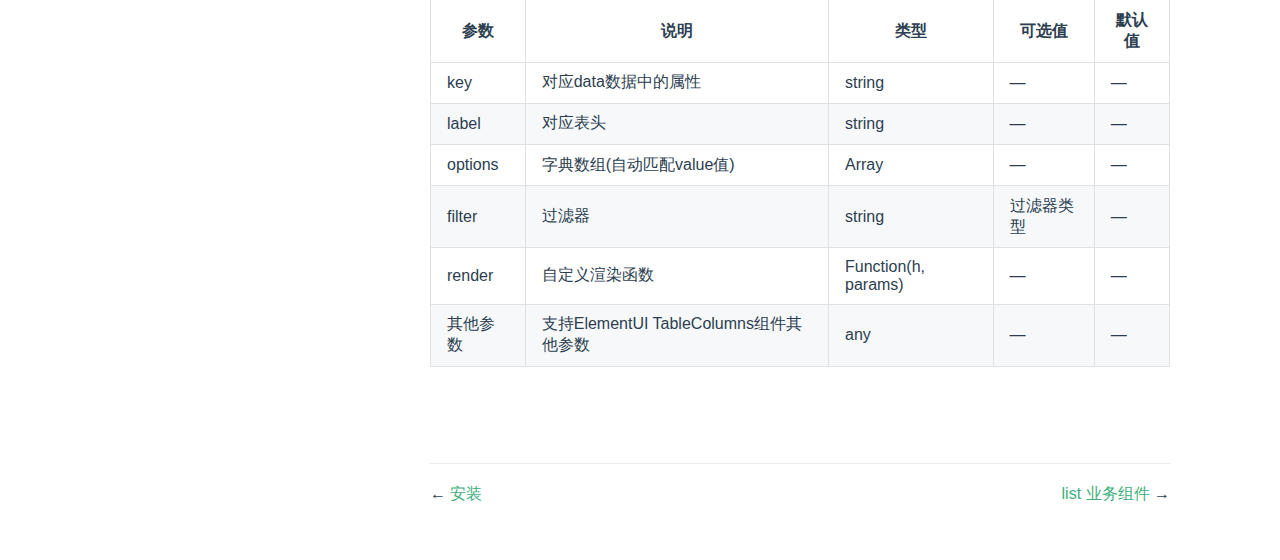
<file: comps/table.html>
<!DOCTYPE html>
<html lang="en-US">
  <head>
    <meta charset="utf-8">
    <meta name="viewport" content="width=device-width,initial-scale=1">
    <title>table 表格 | 前端mlg</title>
    <meta name="generator" content="VuePress 1.9.9">
    <link rel="icon" href="/favicon.ico">
    <meta name="description" content="前端技术知识点">
    
    <link rel="preload" href="/assets/css/0.styles.67c08e7f.css" as="style"><link rel="preload" href="/assets/js/app.b364a2f9.js" as="script"><link rel="preload" href="/assets/js/2.487b4d99.js" as="script"><link rel="preload" href="/assets/js/14.f77dca07.js" as="script"><link rel="prefetch" href="/assets/js/10.be456118.js"><link rel="prefetch" href="/assets/js/11.ca72be9d.js"><link rel="prefetch" href="/assets/js/12.83c7bac2.js"><link rel="prefetch" href="/assets/js/13.7ab801e8.js"><link rel="prefetch" href="/assets/js/3.214078fe.js"><link rel="prefetch" href="/assets/js/4.298058ea.js"><link rel="prefetch" href="/assets/js/5.9c701c38.js"><link rel="prefetch" href="/assets/js/6.94f35d6d.js"><link rel="prefetch" href="/assets/js/7.91a26545.js"><link rel="prefetch" href="/assets/js/8.85ac5431.js"><link rel="prefetch" href="/assets/js/9.e28b7736.js">
    <link rel="stylesheet" href="/assets/css/0.styles.67c08e7f.css">
  </head>
  <body>
    <div id="app" data-server-rendered="true"><div class="theme-container"><header class="navbar"><div class="sidebar-button"><svg xmlns="http://www.w3.org/2000/svg" aria-hidden="true" role="img" viewBox="0 0 448 512" class="icon"><path fill="currentColor" d="M436 124H12c-6.627 0-12-5.373-12-12V80c0-6.627 5.373-12 12-12h424c6.627 0 12 5.373 12 12v32c0 6.627-5.373 12-12 12zm0 160H12c-6.627 0-12-5.373-12-12v-32c0-6.627 5.373-12 12-12h424c6.627 0 12 5.373 12 12v32c0 6.627-5.373 12-12 12zm0 160H12c-6.627 0-12-5.373-12-12v-32c0-6.627 5.373-12 12-12h424c6.627 0 12 5.373 12 12v32c0 6.627-5.373 12-12 12z"></path></svg></div> <a href="/" class="home-link router-link-active"><!----> <span class="site-name">前端mlg</span></a> <div class="links"><div class="search-box"><input aria-label="Search" autocomplete="off" spellcheck="false" value=""> <!----></div> <nav class="nav-links can-hide"><div class="nav-item"><a href="/" class="nav-link">
  首页
</a></div><div class="nav-item"><a href="/comps/" class="nav-link router-link-active">
  组件
</a></div><div class="nav-item"><div class="dropdown-wrapper"><button type="button" aria-label="资源链接" class="dropdown-title"><span class="title">资源链接</span> <span class="arrow down"></span></button> <button type="button" aria-label="资源链接" class="mobile-dropdown-title"><span class="title">资源链接</span> <span class="arrow right"></span></button> <ul class="nav-dropdown" style="display:none;"><li class="dropdown-item"><!----> <a href="https://github.com/OBKoro1" target="_blank" rel="noopener noreferrer" class="nav-link external">
  GitHub地址
  <span><svg xmlns="http://www.w3.org/2000/svg" aria-hidden="true" focusable="false" x="0px" y="0px" viewBox="0 0 100 100" width="15" height="15" class="icon outbound"><path fill="currentColor" d="M18.8,85.1h56l0,0c2.2,0,4-1.8,4-4v-32h-8v28h-48v-48h28v-8h-32l0,0c-2.2,0-4,1.8-4,4v56C14.8,83.3,16.6,85.1,18.8,85.1z"></path> <polygon fill="currentColor" points="45.7,48.7 51.3,54.3 77.2,28.5 77.2,37.2 85.2,37.2 85.2,14.9 62.8,14.9 62.8,22.9 71.5,22.9"></polygon></svg> <span class="sr-only">(opens new window)</span></span></a></li><li class="dropdown-item"><!----> <a href="https://github.com/OBKoro1/Brush_algorithm" target="_blank" rel="noopener noreferrer" class="nav-link external">
  算法仓库
  <span><svg xmlns="http://www.w3.org/2000/svg" aria-hidden="true" focusable="false" x="0px" y="0px" viewBox="0 0 100 100" width="15" height="15" class="icon outbound"><path fill="currentColor" d="M18.8,85.1h56l0,0c2.2,0,4-1.8,4-4v-32h-8v28h-48v-48h28v-8h-32l0,0c-2.2,0-4,1.8-4,4v56C14.8,83.3,16.6,85.1,18.8,85.1z"></path> <polygon fill="currentColor" points="45.7,48.7 51.3,54.3 77.2,28.5 77.2,37.2 85.2,37.2 85.2,14.9 62.8,14.9 62.8,22.9 71.5,22.9"></polygon></svg> <span class="sr-only">(opens new window)</span></span></a></li></ul></div></div> <!----></nav></div></header> <div class="sidebar-mask"></div> <aside class="sidebar"><nav class="nav-links"><div class="nav-item"><a href="/" class="nav-link">
  首页
</a></div><div class="nav-item"><a href="/comps/" class="nav-link router-link-active">
  组件
</a></div><div class="nav-item"><div class="dropdown-wrapper"><button type="button" aria-label="资源链接" class="dropdown-title"><span class="title">资源链接</span> <span class="arrow down"></span></button> <button type="button" aria-label="资源链接" class="mobile-dropdown-title"><span class="title">资源链接</span> <span class="arrow right"></span></button> <ul class="nav-dropdown" style="display:none;"><li class="dropdown-item"><!----> <a href="https://github.com/OBKoro1" target="_blank" rel="noopener noreferrer" class="nav-link external">
  GitHub地址
  <span><svg xmlns="http://www.w3.org/2000/svg" aria-hidden="true" focusable="false" x="0px" y="0px" viewBox="0 0 100 100" width="15" height="15" class="icon outbound"><path fill="currentColor" d="M18.8,85.1h56l0,0c2.2,0,4-1.8,4-4v-32h-8v28h-48v-48h28v-8h-32l0,0c-2.2,0-4,1.8-4,4v56C14.8,83.3,16.6,85.1,18.8,85.1z"></path> <polygon fill="currentColor" points="45.7,48.7 51.3,54.3 77.2,28.5 77.2,37.2 85.2,37.2 85.2,14.9 62.8,14.9 62.8,22.9 71.5,22.9"></polygon></svg> <span class="sr-only">(opens new window)</span></span></a></li><li class="dropdown-item"><!----> <a href="https://github.com/OBKoro1/Brush_algorithm" target="_blank" rel="noopener noreferrer" class="nav-link external">
  算法仓库
  <span><svg xmlns="http://www.w3.org/2000/svg" aria-hidden="true" focusable="false" x="0px" y="0px" viewBox="0 0 100 100" width="15" height="15" class="icon outbound"><path fill="currentColor" d="M18.8,85.1h56l0,0c2.2,0,4-1.8,4-4v-32h-8v28h-48v-48h28v-8h-32l0,0c-2.2,0-4,1.8-4,4v56C14.8,83.3,16.6,85.1,18.8,85.1z"></path> <polygon fill="currentColor" points="45.7,48.7 51.3,54.3 77.2,28.5 77.2,37.2 85.2,37.2 85.2,14.9 62.8,14.9 62.8,22.9 71.5,22.9"></polygon></svg> <span class="sr-only">(opens new window)</span></span></a></li></ul></div></div> <!----></nav>  <ul class="sidebar-links"><li><a href="/comps/" aria-current="page" class="sidebar-link">安装</a></li><li><a href="/comps/table.html" aria-current="page" class="active sidebar-link">table 表格</a><ul class="sidebar-sub-headers"><li class="sidebar-sub-header"><a href="/comps/table.html#基本用法" class="sidebar-link">基本用法</a></li><li class="sidebar-sub-header"><a href="/comps/table.html#options" class="sidebar-link">Options</a></li></ul></li><li><a href="/comps/list.html" class="sidebar-link">list 业务组件</a></li><li><a href="/comps/form.html" class="sidebar-link">form 表单</a></li><li><a href="/comps/dialog.html" class="sidebar-link">dialog 弹出层</a></li><li><a href="/comps/detail.html" class="sidebar-link">detail 详情页</a></li></ul> </aside> <main class="page"> <div class="theme-default-content content__default"><h1 id="table-表格"><a href="#table-表格" class="header-anchor">#</a> table 表格</h1> <h2 id="基本用法"><a href="#基本用法" class="header-anchor">#</a> 基本用法</h2> <p>适用广泛的表格组件
::: demo</p> <div class="language- extra-class"><pre class="language-text"><code>&lt;template&gt;
  &lt;QkTable selection index :data=&quot;tableData&quot; :columns=&quot;columns&quot;&gt;&lt;/QkTable&gt;
&lt;/template&gt;

&lt;script&gt;
  export default {
    data() {
      return {
        tableData: [
          { name: '张三', age: 18, gender: 1 },
          { name: '李四', age: 24, gender: 1 },
          { name: '王五', age: 33, gender: 1 },
          { name: '静香', age: 18, gender: 2 },
        ],
        columns: [
          { key: 'name', label: '姓名' },
          { key: 'age', label: '年龄' },
          { key: 'gender', label: '性别', options: [{value: 1, label: '男'}, {value: 2, label: '女'}] }
        ]
      }
    }
  }
&lt;/script&gt;
</code></pre></div><p>:::</p> <h2 id="options"><a href="#options" class="header-anchor">#</a> Options</h2> <table class="options-table"><thead><tr><th>参数</th> <th>说明</th> <th>类型</th> <th>可选值</th> <th>默认值</th></tr></thead> <tbody><tr><td>selection</td> <td>复选框</td> <td>boolean</td> <td>false/true</td> <td>false</td></tr> <tr><td>index</td> <td>序号</td> <td>boolean</td> <td>false/true</td> <td>false</td></tr> <tr><td>loading</td> <td>加载动画</td> <td>boolean</td> <td>false/true</td> <td>false</td></tr> <tr><td>data</td> <td>表格数据</td> <td>Array</td> <td>—</td> <td>—</td></tr> <tr><td>columns</td> <td>列数据</td> <td>Array</td> <td>必填</td> <td>—</td></tr> <tr><td>props</td> <td>传入对象 components props接收的对象</td> <td>Object</td> <td>—</td> <td>—</td></tr> <tr><td>selectable</td> <td>仅对 type=selection 的列有效，类型为 Function，Function 的返回值用来决定这一行的 CheckBox 是否可以勾选</td> <td>Function(row, index)</td> <td>—</td> <td>—</td></tr> <tr><td>defaultSelections</td> <td>默认选中数据 仅在 type=selection 时有效</td> <td>Array</td> <td>—</td> <td>—</td></tr> <tr><td>其他参数</td> <td>支持ElementUI Table组件其他参数</td> <td>any</td> <td>—</td> <td>—</td></tr></tbody></table> <h3 id="columns"><a href="#columns" class="header-anchor">#</a> columns</h3> <table class="options-table"><thead><tr><th>参数</th> <th>说明</th> <th>类型</th> <th>可选值</th> <th>默认值</th></tr></thead> <tbody><tr><td>key</td> <td>对应data数据中的属性</td> <td>string</td> <td>—</td> <td>—</td></tr> <tr><td>label</td> <td>对应表头</td> <td>string</td> <td>—</td> <td>—</td></tr> <tr><td>options</td> <td>字典数组(自动匹配value值)</td> <td>Array</td> <td>—</td> <td>—</td></tr> <tr><td>filter</td> <td>过滤器</td> <td>string</td> <td>过滤器类型</td> <td>—</td></tr> <tr><td>render</td> <td>自定义渲染函数</td> <td>Function(h, params)</td> <td>—</td> <td>—</td></tr> <tr><td>其他参数</td> <td>支持ElementUI TableColumns组件其他参数</td> <td>any</td> <td>—</td> <td>—</td></tr></tbody></table></div> <footer class="page-edit"><!----> <!----></footer> <div class="page-nav"><p class="inner"><span class="prev">
      ←
      <a href="/comps/" class="prev router-link-active">
        安装
      </a></span> <span class="next"><a href="/comps/list.html">
        list 业务组件
      </a>
      →
    </span></p></div> </main></div><div class="global-ui"></div></div>
    <script src="/assets/js/app.b364a2f9.js" defer></script><script src="/assets/js/2.487b4d99.js" defer></script><script src="/assets/js/14.f77dca07.js" defer></script>
  </body>
</html>
</file>
<file: assets/css/0.styles.67c08e7f.css>
code[class*=language-],pre[class*=language-]{color:#ccc;background:none;font-family:Consolas,Monaco,Andale Mono,Ubuntu Mono,monospace;font-size:1em;text-align:left;white-space:pre;word-spacing:normal;word-break:normal;word-wrap:normal;line-height:1.5;-moz-tab-size:4;-o-tab-size:4;tab-size:4;-webkit-hyphens:none;hyphens:none}pre[class*=language-]{padding:1em;margin:.5em 0;overflow:auto}:not(pre)>code[class*=language-],pre[class*=language-]{background:#2d2d2d}:not(pre)>code[class*=language-]{padding:.1em;border-radius:.3em;white-space:normal}.token.block-comment,.token.cdata,.token.comment,.token.doctype,.token.prolog{color:#999}.token.punctuation{color:#ccc}.token.attr-name,.token.deleted,.token.namespace,.token.tag{color:#e2777a}.token.function-name{color:#6196cc}.token.boolean,.token.function,.token.number{color:#f08d49}.token.class-name,.token.constant,.token.property,.token.symbol{color:#f8c555}.token.atrule,.token.builtin,.token.important,.token.keyword,.token.selector{color:#cc99cd}.token.attr-value,.token.char,.token.regex,.token.string,.token.variable{color:#7ec699}.token.entity,.token.operator,.token.url{color:#67cdcc}.token.bold,.token.important{font-weight:700}.token.italic{font-style:italic}.token.entity{cursor:help}.token.inserted{color:green}.theme-default-content code{color:#476582;padding:.25rem .5rem;margin:0;font-size:.85em;background-color:rgba(27,31,35,.05);border-radius:3px}.theme-default-content code .token.deleted{color:#ec5975}.theme-default-content code .token.inserted{color:#3eaf7c}.theme-default-content pre,.theme-default-content pre[class*=language-]{line-height:1.4;padding:1.25rem 1.5rem;margin:.85rem 0;background-color:#282c34;border-radius:6px;overflow:auto}.theme-default-content pre[class*=language-] code,.theme-default-content pre code{color:#fff;padding:0;background-color:transparent;border-radius:0}div[class*=language-]{position:relative;background-color:#282c34;border-radius:6px}div[class*=language-] .highlight-lines{-webkit-user-select:none;user-select:none;padding-top:1.3rem;position:absolute;top:0;left:0;width:100%;line-height:1.4}div[class*=language-] .highlight-lines .highlighted{background-color:rgba(0,0,0,.66)}div[class*=language-] pre,div[class*=language-] pre[class*=language-]{background:transparent;position:relative;z-index:1}div[class*=language-]:before{position:absolute;z-index:3;top:.8em;right:1em;font-size:.75rem;color:hsla(0,0%,100%,.4)}div[class*=language-]:not(.line-numbers-mode) .line-numbers-wrapper{display:none}div[class*=language-].line-numbers-mode .highlight-lines .highlighted{position:relative}div[class*=language-].line-numbers-mode .highlight-lines .highlighted:before{content:" ";position:absolute;z-index:3;left:0;top:0;display:block;width:3.5rem;height:100%;background-color:rgba(0,0,0,.66)}div[class*=language-].line-numbers-mode pre{padding-left:4.5rem;vertical-align:middle}div[class*=language-].line-numbers-mode .line-numbers-wrapper{position:absolute;top:0;width:3.5rem;text-align:center;color:hsla(0,0%,100%,.3);padding:1.25rem 0;line-height:1.4}div[class*=language-].line-numbers-mode .line-numbers-wrapper br{-webkit-user-select:none;user-select:none}div[class*=language-].line-numbers-mode .line-numbers-wrapper .line-number{position:relative;z-index:4;-webkit-user-select:none;user-select:none;font-size:.85em}div[class*=language-].line-numbers-mode:after{content:"";position:absolute;z-index:2;top:0;left:0;width:3.5rem;height:100%;border-radius:6px 0 0 6px;border-right:1px solid rgba(0,0,0,.66);background-color:#282c34}div[class~=language-js]:before{content:"js"}div[class~=language-ts]:before{content:"ts"}div[class~=language-html]:before{content:"html"}div[class~=language-md]:before{content:"md"}div[class~=language-vue]:before{content:"vue"}div[class~=language-css]:before{content:"css"}div[class~=language-sass]:before{content:"sass"}div[class~=language-scss]:before{content:"scss"}div[class~=language-less]:before{content:"less"}div[class~=language-stylus]:before{content:"stylus"}div[class~=language-go]:before{content:"go"}div[class~=language-java]:before{content:"java"}div[class~=language-c]:before{content:"c"}div[class~=language-sh]:before{content:"sh"}div[class~=language-yaml]:before{content:"yaml"}div[class~=language-py]:before{content:"py"}div[class~=language-docker]:before{content:"docker"}div[class~=language-dockerfile]:before{content:"dockerfile"}div[class~=language-makefile]:before{content:"makefile"}div[class~=language-javascript]:before{content:"js"}div[class~=language-typescript]:before{content:"ts"}div[class~=language-markup]:before{content:"html"}div[class~=language-markdown]:before{content:"md"}div[class~=language-json]:before{content:"json"}div[class~=language-ruby]:before{content:"rb"}div[class~=language-python]:before{content:"py"}div[class~=language-bash]:before{content:"sh"}div[class~=language-php]:before{content:"php"}.custom-block .custom-block-title{font-weight:600;margin-bottom:-.4rem}.custom-block.danger,.custom-block.tip,.custom-block.warning{padding:.1rem 1.5rem;border-left-width:.5rem;border-left-style:solid;margin:1rem 0}.custom-block.tip{background-color:#f3f5f7;border-color:#42b983}.custom-block.warning{background-color:rgba(255,229,100,.3);border-color:#e7c000;color:#6b5900}.custom-block.warning .custom-block-title{color:#b29400}.custom-block.warning a{color:#2c3e50}.custom-block.danger{background-color:#ffe6e6;border-color:#c00;color:#4d0000}.custom-block.danger .custom-block-title{color:#900}.custom-block.danger a{color:#2c3e50}.custom-block.details{display:block;position:relative;border-radius:2px;margin:1.6em 0;padding:1.6em;background-color:#eee}.custom-block.details h4{margin-top:0}.custom-block.details figure:last-child,.custom-block.details p:last-child{margin-bottom:0;padding-bottom:0}.custom-block.details summary{outline:none;cursor:pointer}.arrow{display:inline-block;width:0;height:0}.arrow.up{border-bottom:6px solid #ccc}.arrow.down,.arrow.up{border-left:4px solid transparent;border-right:4px solid transparent}.arrow.down{border-top:6px solid #ccc}.arrow.right{border-left:6px solid #ccc}.arrow.left,.arrow.right{border-top:4px solid transparent;border-bottom:4px solid transparent}.arrow.left{border-right:6px solid #ccc}.theme-default-content:not(.custom){max-width:740px;margin:0 auto;padding:2rem 2.5rem}@media (max-width:959px){.theme-default-content:not(.custom){padding:2rem}}@media (max-width:419px){.theme-default-content:not(.custom){padding:1.5rem}}.table-of-contents .badge{vertical-align:middle}body,html{padding:0;margin:0;background-color:#fff}body{font-family:-apple-system,BlinkMacSystemFont,Segoe UI,Roboto,Oxygen,Ubuntu,Cantarell,Fira Sans,Droid Sans,Helvetica Neue,sans-serif;-webkit-font-smoothing:antialiased;-moz-osx-font-smoothing:grayscale;font-size:16px;color:#2c3e50}.page{padding-left:20rem}.navbar{z-index:20;right:0;height:3.6rem;background-color:#fff;box-sizing:border-box;border-bottom:1px solid #eaecef}.navbar,.sidebar-mask{position:fixed;top:0;left:0}.sidebar-mask{z-index:9;width:100vw;height:100vh;display:none}.sidebar{font-size:16px;background-color:#fff;width:20rem;position:fixed;z-index:10;margin:0;top:3.6rem;left:0;bottom:0;box-sizing:border-box;border-right:1px solid #eaecef;overflow-y:auto}.theme-default-content:not(.custom)>:first-child{margin-top:3.6rem}.theme-default-content:not(.custom) a:hover{text-decoration:underline}.theme-default-content:not(.custom) p.demo{padding:1rem 1.5rem;border:1px solid #ddd;border-radius:4px}.theme-default-content:not(.custom) img{max-width:100%}.theme-default-content.custom{padding:0;margin:0}.theme-default-content.custom img{max-width:100%}a{font-weight:500;text-decoration:none}a,p a code{color:#3eaf7c}p a code{font-weight:400}kbd{background:#eee;border:.15rem solid #ddd;border-bottom:.25rem solid #ddd;border-radius:.15rem;padding:0 .15em}blockquote{font-size:1rem;color:#999;border-left:.2rem solid #dfe2e5;margin:1rem 0;padding:.25rem 0 .25rem 1rem}blockquote>p{margin:0}ol,ul{padding-left:1.2em}strong{font-weight:600}h1,h2,h3,h4,h5,h6{font-weight:600;line-height:1.25}.theme-default-content:not(.custom)>h1,.theme-default-content:not(.custom)>h2,.theme-default-content:not(.custom)>h3,.theme-default-content:not(.custom)>h4,.theme-default-content:not(.custom)>h5,.theme-default-content:not(.custom)>h6{margin-top:-3.1rem;padding-top:4.6rem;margin-bottom:0}.theme-default-content:not(.custom)>h1:first-child,.theme-default-content:not(.custom)>h2:first-child,.theme-default-content:not(.custom)>h3:first-child,.theme-default-content:not(.custom)>h4:first-child,.theme-default-content:not(.custom)>h5:first-child,.theme-default-content:not(.custom)>h6:first-child{margin-top:-1.5rem;margin-bottom:1rem}.theme-default-content:not(.custom)>h1:first-child+.custom-block,.theme-default-content:not(.custom)>h1:first-child+p,.theme-default-content:not(.custom)>h1:first-child+pre,.theme-default-content:not(.custom)>h2:first-child+.custom-block,.theme-default-content:not(.custom)>h2:first-child+p,.theme-default-content:not(.custom)>h2:first-child+pre,.theme-default-content:not(.custom)>h3:first-child+.custom-block,.theme-default-content:not(.custom)>h3:first-child+p,.theme-default-content:not(.custom)>h3:first-child+pre,.theme-default-content:not(.custom)>h4:first-child+.custom-block,.theme-default-content:not(.custom)>h4:first-child+p,.theme-default-content:not(.custom)>h4:first-child+pre,.theme-default-content:not(.custom)>h5:first-child+.custom-block,.theme-default-content:not(.custom)>h5:first-child+p,.theme-default-content:not(.custom)>h5:first-child+pre,.theme-default-content:not(.custom)>h6:first-child+.custom-block,.theme-default-content:not(.custom)>h6:first-child+p,.theme-default-content:not(.custom)>h6:first-child+pre{margin-top:2rem}h1:focus .header-anchor,h1:hover .header-anchor,h2:focus .header-anchor,h2:hover .header-anchor,h3:focus .header-anchor,h3:hover .header-anchor,h4:focus .header-anchor,h4:hover .header-anchor,h5:focus .header-anchor,h5:hover .header-anchor,h6:focus .header-anchor,h6:hover .header-anchor{opacity:1}h1{font-size:2.2rem}h2{font-size:1.65rem;padding-bottom:.3rem;border-bottom:1px solid #eaecef}h3{font-size:1.35rem}a.header-anchor{font-size:.85em;float:left;margin-left:-.87em;padding-right:.23em;margin-top:.125em;-webkit-user-select:none;user-select:none;opacity:0}a.header-anchor:focus,a.header-anchor:hover{text-decoration:none}.line-number,code,kbd{font-family:source-code-pro,Menlo,Monaco,Consolas,Courier New,monospace}ol,p,ul{line-height:1.7}hr{border:0;border-top:1px solid #eaecef}table{border-collapse:collapse;margin:1rem 0;display:block;overflow-x:auto}tr{border-top:1px solid #dfe2e5}tr:nth-child(2n){background-color:#f6f8fa}td,th{border:1px solid #dfe2e5;padding:.6em 1em}.theme-container.sidebar-open .sidebar-mask{display:block}.theme-container.no-navbar .theme-default-content:not(.custom)>h1,.theme-container.no-navbar h2,.theme-container.no-navbar h3,.theme-container.no-navbar h4,.theme-container.no-navbar h5,.theme-container.no-navbar h6{margin-top:1.5rem;padding-top:0}.theme-container.no-navbar .sidebar{top:0}@media (min-width:720px){.theme-container.no-sidebar .sidebar{display:none}.theme-container.no-sidebar .page{padding-left:0}}@media (max-width:959px){.sidebar{font-size:15px;width:16.4rem}.page{padding-left:16.4rem}}@media (max-width:719px){.sidebar{top:0;padding-top:3.6rem;transform:translateX(-100%);transition:transform .2s ease}.page{padding-left:0}.theme-container.sidebar-open .sidebar{transform:translateX(0)}.theme-container.no-navbar .sidebar{padding-top:0}}@media (max-width:419px){h1{font-size:1.9rem}.theme-default-content div[class*=language-]{margin:.85rem -1.5rem;border-radius:0}}#nprogress{pointer-events:none}#nprogress .bar{background:#3eaf7c;position:fixed;z-index:1031;top:0;left:0;width:100%;height:2px}#nprogress .peg{display:block;position:absolute;right:0;width:100px;height:100%;box-shadow:0 0 10px #3eaf7c,0 0 5px #3eaf7c;opacity:1;transform:rotate(3deg) translateY(-4px)}#nprogress .spinner{display:block;position:fixed;z-index:1031;top:15px;right:15px}#nprogress .spinner-icon{width:18px;height:18px;box-sizing:border-box;border-color:#3eaf7c transparent transparent #3eaf7c;border-style:solid;border-width:2px;border-radius:50%;animation:nprogress-spinner .4s linear infinite}.nprogress-custom-parent{overflow:hidden;position:relative}.nprogress-custom-parent #nprogress .bar,.nprogress-custom-parent #nprogress .spinner{position:absolute}@keyframes nprogress-spinner{0%{transform:rotate(0deg)}to{transform:rotate(1turn)}}.icon.outbound{color:#aaa;display:inline-block;vertical-align:middle;position:relative;top:-1px}.sr-only{position:absolute;width:1px;height:1px;padding:0;margin:-1px;overflow:hidden;clip:rect(0,0,0,0);white-space:nowrap;border-width:0}.home{padding:3.6rem 2rem 0;max-width:960px;margin:0 auto;display:block}.home .hero{text-align:center}.home .hero img{max-width:100%;max-height:280px;display:block;margin:3rem auto 1.5rem}.home .hero h1{font-size:3rem}.home .hero .action,.home .hero .description,.home .hero h1{margin:1.8rem auto}.home .hero .description{max-width:35rem;font-size:1.6rem;line-height:1.3;color:#6a8bad}.home .hero .action-button{display:inline-block;font-size:1.2rem;color:#fff;background-color:#3eaf7c;padding:.8rem 1.6rem;border-radius:4px;transition:background-color .1s ease;box-sizing:border-box;border-bottom:1px solid #389d70}.home .hero .action-button:hover{background-color:#4abf8a}.home .features{border-top:1px solid #eaecef;padding:1.2rem 0;margin-top:2.5rem;display:flex;flex-wrap:wrap;align-items:flex-start;align-content:stretch;justify-content:space-between}.home .feature{flex-grow:1;flex-basis:30%;max-width:30%}.home .feature h2{font-size:1.4rem;font-weight:500;border-bottom:none;padding-bottom:0;color:#3a5169}.home .feature p{color:#4e6e8e}.home .footer{padding:2.5rem;border-top:1px solid #eaecef;text-align:center;color:#4e6e8e}@media (max-width:719px){.home .features{flex-direction:column}.home .feature{max-width:100%;padding:0 2.5rem}}@media (max-width:419px){.home{padding-left:1.5rem;padding-right:1.5rem}.home .hero img{max-height:210px;margin:2rem auto 1.2rem}.home .hero h1{font-size:2rem}.home .hero .action,.home .hero .description,.home .hero h1{margin:1.2rem auto}.home .hero .description{font-size:1.2rem}.home .hero .action-button{font-size:1rem;padding:.6rem 1.2rem}.home .feature h2{font-size:1.25rem}}.search-box{display:inline-block;position:relative;margin-right:1rem}.search-box input{cursor:text;width:10rem;height:2rem;color:#4e6e8e;display:inline-block;border:1px solid #cfd4db;border-radius:2rem;font-size:.9rem;line-height:2rem;padding:0 .5rem 0 2rem;outline:none;transition:all .2s ease;background:#fff url(/assets/img/search.83621669.svg) .6rem .5rem no-repeat;background-size:1rem}.search-box input:focus{cursor:auto;border-color:#3eaf7c}.search-box .suggestions{background:#fff;width:20rem;position:absolute;top:2rem;border:1px solid #cfd4db;border-radius:6px;padding:.4rem;list-style-type:none}.search-box .suggestions.align-right{right:0}.search-box .suggestion{line-height:1.4;padding:.4rem .6rem;border-radius:4px;cursor:pointer}.search-box .suggestion a{white-space:normal;color:#5d82a6}.search-box .suggestion a .page-title{font-weight:600}.search-box .suggestion a .header{font-size:.9em;margin-left:.25em}.search-box .suggestion.focused{background-color:#f3f4f5}.search-box .suggestion.focused a{color:#3eaf7c}@media (max-width:959px){.search-box input{cursor:pointer;width:0;border-color:transparent;position:relative}.search-box input:focus{cursor:text;left:0;width:10rem}}@media (-ms-high-contrast:none){.search-box input{height:2rem}}@media (max-width:959px) and (min-width:719px){.search-box .suggestions{left:0}}@media (max-width:719px){.search-box{margin-right:0}.search-box input{left:1rem}.search-box .suggestions{right:0}}@media (max-width:419px){.search-box .suggestions{width:calc(100vw - 4rem)}.search-box input:focus{width:8rem}}.sidebar-button{cursor:pointer;display:none;width:1.25rem;height:1.25rem;position:absolute;padding:.6rem;top:.6rem;left:1rem}.sidebar-button .icon{display:block;width:1.25rem;height:1.25rem}@media (max-width:719px){.sidebar-button{display:block}}.dropdown-enter,.dropdown-leave-to{height:0!important}.dropdown-wrapper{cursor:pointer}.dropdown-wrapper .dropdown-title,.dropdown-wrapper .mobile-dropdown-title{display:block;font-size:.9rem;font-family:inherit;cursor:inherit;padding:inherit;line-height:1.4rem;background:transparent;border:none;font-weight:500;color:#2c3e50}.dropdown-wrapper .dropdown-title:hover,.dropdown-wrapper .mobile-dropdown-title:hover{border-color:transparent}.dropdown-wrapper .dropdown-title .arrow,.dropdown-wrapper .mobile-dropdown-title .arrow{vertical-align:middle;margin-top:-1px;margin-left:.4rem}.dropdown-wrapper .mobile-dropdown-title{display:none;font-weight:600}.dropdown-wrapper .mobile-dropdown-title font-size inherit:hover{color:#3eaf7c}.dropdown-wrapper .nav-dropdown .dropdown-item{color:inherit;line-height:1.7rem}.dropdown-wrapper .nav-dropdown .dropdown-item h4{margin:.45rem 0 0;border-top:1px solid #eee;padding:1rem 1.5rem .45rem 1.25rem}.dropdown-wrapper .nav-dropdown .dropdown-item .dropdown-subitem-wrapper{padding:0;list-style:none}.dropdown-wrapper .nav-dropdown .dropdown-item .dropdown-subitem-wrapper .dropdown-subitem{font-size:.9em}.dropdown-wrapper .nav-dropdown .dropdown-item a{display:block;line-height:1.7rem;position:relative;border-bottom:none;font-weight:400;margin-bottom:0;padding:0 1.5rem 0 1.25rem}.dropdown-wrapper .nav-dropdown .dropdown-item a.router-link-active,.dropdown-wrapper .nav-dropdown .dropdown-item a:hover{color:#3eaf7c}.dropdown-wrapper .nav-dropdown .dropdown-item a.router-link-active:after{content:"";width:0;height:0;border-left:5px solid #3eaf7c;border-top:3px solid transparent;border-bottom:3px solid transparent;position:absolute;top:calc(50% - 2px);left:9px}.dropdown-wrapper .nav-dropdown .dropdown-item:first-child h4{margin-top:0;padding-top:0;border-top:0}@media (max-width:719px){.dropdown-wrapper.open .dropdown-title{margin-bottom:.5rem}.dropdown-wrapper .dropdown-title{display:none}.dropdown-wrapper .mobile-dropdown-title{display:block}.dropdown-wrapper .nav-dropdown{transition:height .1s ease-out;overflow:hidden}.dropdown-wrapper .nav-dropdown .dropdown-item h4{border-top:0;margin-top:0;padding-top:0}.dropdown-wrapper .nav-dropdown .dropdown-item>a,.dropdown-wrapper .nav-dropdown .dropdown-item h4{font-size:15px;line-height:2rem}.dropdown-wrapper .nav-dropdown .dropdown-item .dropdown-subitem{font-size:14px;padding-left:1rem}}@media (min-width:719px){.dropdown-wrapper{height:1.8rem}.dropdown-wrapper.open .nav-dropdown,.dropdown-wrapper:hover .nav-dropdown{display:block!important}.dropdown-wrapper .nav-dropdown{display:none;height:auto!important;box-sizing:border-box;max-height:calc(100vh - 2.7rem);overflow-y:auto;position:absolute;top:100%;right:0;background-color:#fff;padding:.6rem 0;border:1px solid;border-color:#ddd #ddd #ccc;text-align:left;border-radius:.25rem;white-space:nowrap;margin:0}}.nav-links{display:inline-block}.nav-links a{line-height:1.4rem;color:inherit}.nav-links a.router-link-active,.nav-links a:hover{color:#3eaf7c}.nav-links .nav-item{position:relative;display:inline-block;margin-left:1.5rem;line-height:2rem}.nav-links .nav-item:first-child{margin-left:0}.nav-links .repo-link{margin-left:1.5rem}@media (max-width:719px){.nav-links .nav-item,.nav-links .repo-link{margin-left:0}}@media (min-width:719px){.nav-links a.router-link-active,.nav-links a:hover{color:#2c3e50}.nav-item>a:not(.external).router-link-active,.nav-item>a:not(.external):hover{margin-bottom:-2px;border-bottom:2px solid #46bd87}}.navbar{padding:.7rem 1.5rem;line-height:2.2rem}.navbar a,.navbar img,.navbar span{display:inline-block}.navbar .logo{height:2.2rem;min-width:2.2rem;margin-right:.8rem;vertical-align:top}.navbar .site-name{font-size:1.3rem;font-weight:600;color:#2c3e50;position:relative}.navbar .links{padding-left:1.5rem;box-sizing:border-box;background-color:#fff;white-space:nowrap;font-size:.9rem;position:absolute;right:1.5rem;top:.7rem;display:flex}.navbar .links .search-box{flex:0 0 auto;vertical-align:top}@media (max-width:719px){.navbar{padding-left:4rem}.navbar .can-hide{display:none}.navbar .links{padding-left:1.5rem}.navbar .site-name{width:calc(100vw - 9.4rem);overflow:hidden;white-space:nowrap;text-overflow:ellipsis}}.page-edit{max-width:740px;margin:0 auto;padding:2rem 2.5rem}@media (max-width:959px){.page-edit{padding:2rem}}@media (max-width:419px){.page-edit{padding:1.5rem}}.page-edit{padding-top:1rem;padding-bottom:1rem;overflow:auto}.page-edit .edit-link{display:inline-block}.page-edit .edit-link a{color:#4e6e8e;margin-right:.25rem}.page-edit .last-updated{float:right;font-size:.9em}.page-edit .last-updated .prefix{font-weight:500;color:#4e6e8e}.page-edit .last-updated .time{font-weight:400;color:#767676}@media (max-width:719px){.page-edit .edit-link{margin-bottom:.5rem}.page-edit .last-updated{font-size:.8em;float:none;text-align:left}}.page-nav{max-width:740px;margin:0 auto;padding:2rem 2.5rem}@media (max-width:959px){.page-nav{padding:2rem}}@media (max-width:419px){.page-nav{padding:1.5rem}}.page-nav{padding-top:1rem;padding-bottom:0}.page-nav .inner{min-height:2rem;margin-top:0;border-top:1px solid #eaecef;padding-top:1rem;overflow:auto}.page-nav .next{float:right}.page{padding-bottom:2rem;display:block}.sidebar-group .sidebar-group{padding-left:.5em}.sidebar-group:not(.collapsable) .sidebar-heading:not(.clickable){cursor:auto;color:inherit}.sidebar-group.is-sub-group{padding-left:0}.sidebar-group.is-sub-group>.sidebar-heading{font-size:.95em;line-height:1.4;font-weight:400;padding-left:2rem}.sidebar-group.is-sub-group>.sidebar-heading:not(.clickable){opacity:.5}.sidebar-group.is-sub-group>.sidebar-group-items{padding-left:1rem}.sidebar-group.is-sub-group>.sidebar-group-items>li>.sidebar-link{font-size:.95em;border-left:none}.sidebar-group.depth-2>.sidebar-heading{border-left:none}.sidebar-heading{color:#2c3e50;transition:color .15s ease;cursor:pointer;font-size:1.1em;font-weight:700;padding:.35rem 1.5rem .35rem 1.25rem;width:100%;box-sizing:border-box;margin:0;border-left:.25rem solid transparent}.sidebar-heading.open,.sidebar-heading:hover{color:inherit}.sidebar-heading .arrow{position:relative;top:-.12em;left:.5em}.sidebar-heading.clickable.active{font-weight:600;color:#3eaf7c;border-left-color:#3eaf7c}.sidebar-heading.clickable:hover{color:#3eaf7c}.sidebar-group-items{transition:height .1s ease-out;font-size:.95em;overflow:hidden}.sidebar .sidebar-sub-headers{padding-left:1rem;font-size:.95em}a.sidebar-link{font-size:1em;font-weight:400;display:inline-block;color:#2c3e50;border-left:.25rem solid transparent;padding:.35rem 1rem .35rem 1.25rem;line-height:1.4;width:100%;box-sizing:border-box}a.sidebar-link:hover{color:#3eaf7c}a.sidebar-link.active{font-weight:600;color:#3eaf7c;border-left-color:#3eaf7c}.sidebar-group a.sidebar-link{padding-left:2rem}.sidebar-sub-headers a.sidebar-link{padding-top:.25rem;padding-bottom:.25rem;border-left:none}.sidebar-sub-headers a.sidebar-link.active{font-weight:500}.sidebar ul{padding:0;margin:0;list-style-type:none}.sidebar a{display:inline-block}.sidebar .nav-links{display:none;border-bottom:1px solid #eaecef;padding:.5rem 0 .75rem}.sidebar .nav-links a{font-weight:600}.sidebar .nav-links .nav-item,.sidebar .nav-links .repo-link{display:block;line-height:1.25rem;font-size:1.1em;padding:.5rem 0 .5rem 1.5rem}.sidebar>.sidebar-links{padding:1.5rem 0}.sidebar>.sidebar-links>li>a.sidebar-link{font-size:1.1em;line-height:1.7;font-weight:700}.sidebar>.sidebar-links>li:not(:first-child){margin-top:.75rem}@media (max-width:719px){.sidebar .nav-links{display:block}.sidebar .nav-links .dropdown-wrapper .nav-dropdown .dropdown-item a.router-link-active:after{top:calc(1rem - 2px)}.sidebar>.sidebar-links{padding:1rem 0}}.test1{color:red}.badge[data-v-15b7b770]{display:inline-block;font-size:14px;height:18px;line-height:18px;border-radius:3px;padding:0 6px;color:#fff}.badge.green[data-v-15b7b770],.badge.tip[data-v-15b7b770],.badge[data-v-15b7b770]{background-color:#42b983}.badge.error[data-v-15b7b770]{background-color:#da5961}.badge.warn[data-v-15b7b770],.badge.warning[data-v-15b7b770],.badge.yellow[data-v-15b7b770]{background-color:#e7c000}.badge+.badge[data-v-15b7b770]{margin-left:5px}.theme-code-block[data-v-759a7d02]{display:none}.theme-code-block__active[data-v-759a7d02]{display:block}.theme-code-block>pre[data-v-759a7d02]{background-color:orange}.theme-code-group__nav[data-v-deefee04]{margin-bottom:-35px;background-color:#282c34;padding-bottom:22px;border-top-left-radius:6px;border-top-right-radius:6px;padding-left:10px;padding-top:10px}.theme-code-group__ul[data-v-deefee04]{margin:auto 0;padding-left:0;display:inline-flex;list-style:none}.theme-code-group__nav-tab[data-v-deefee04]{border:0;padding:5px;cursor:pointer;background-color:transparent;font-size:.85em;line-height:1.4;color:hsla(0,0%,100%,.9);font-weight:600}.theme-code-group__nav-tab-active[data-v-deefee04]{border-bottom:1px solid #42b983}.pre-blank[data-v-deefee04]{color:#42b983}
</file>
